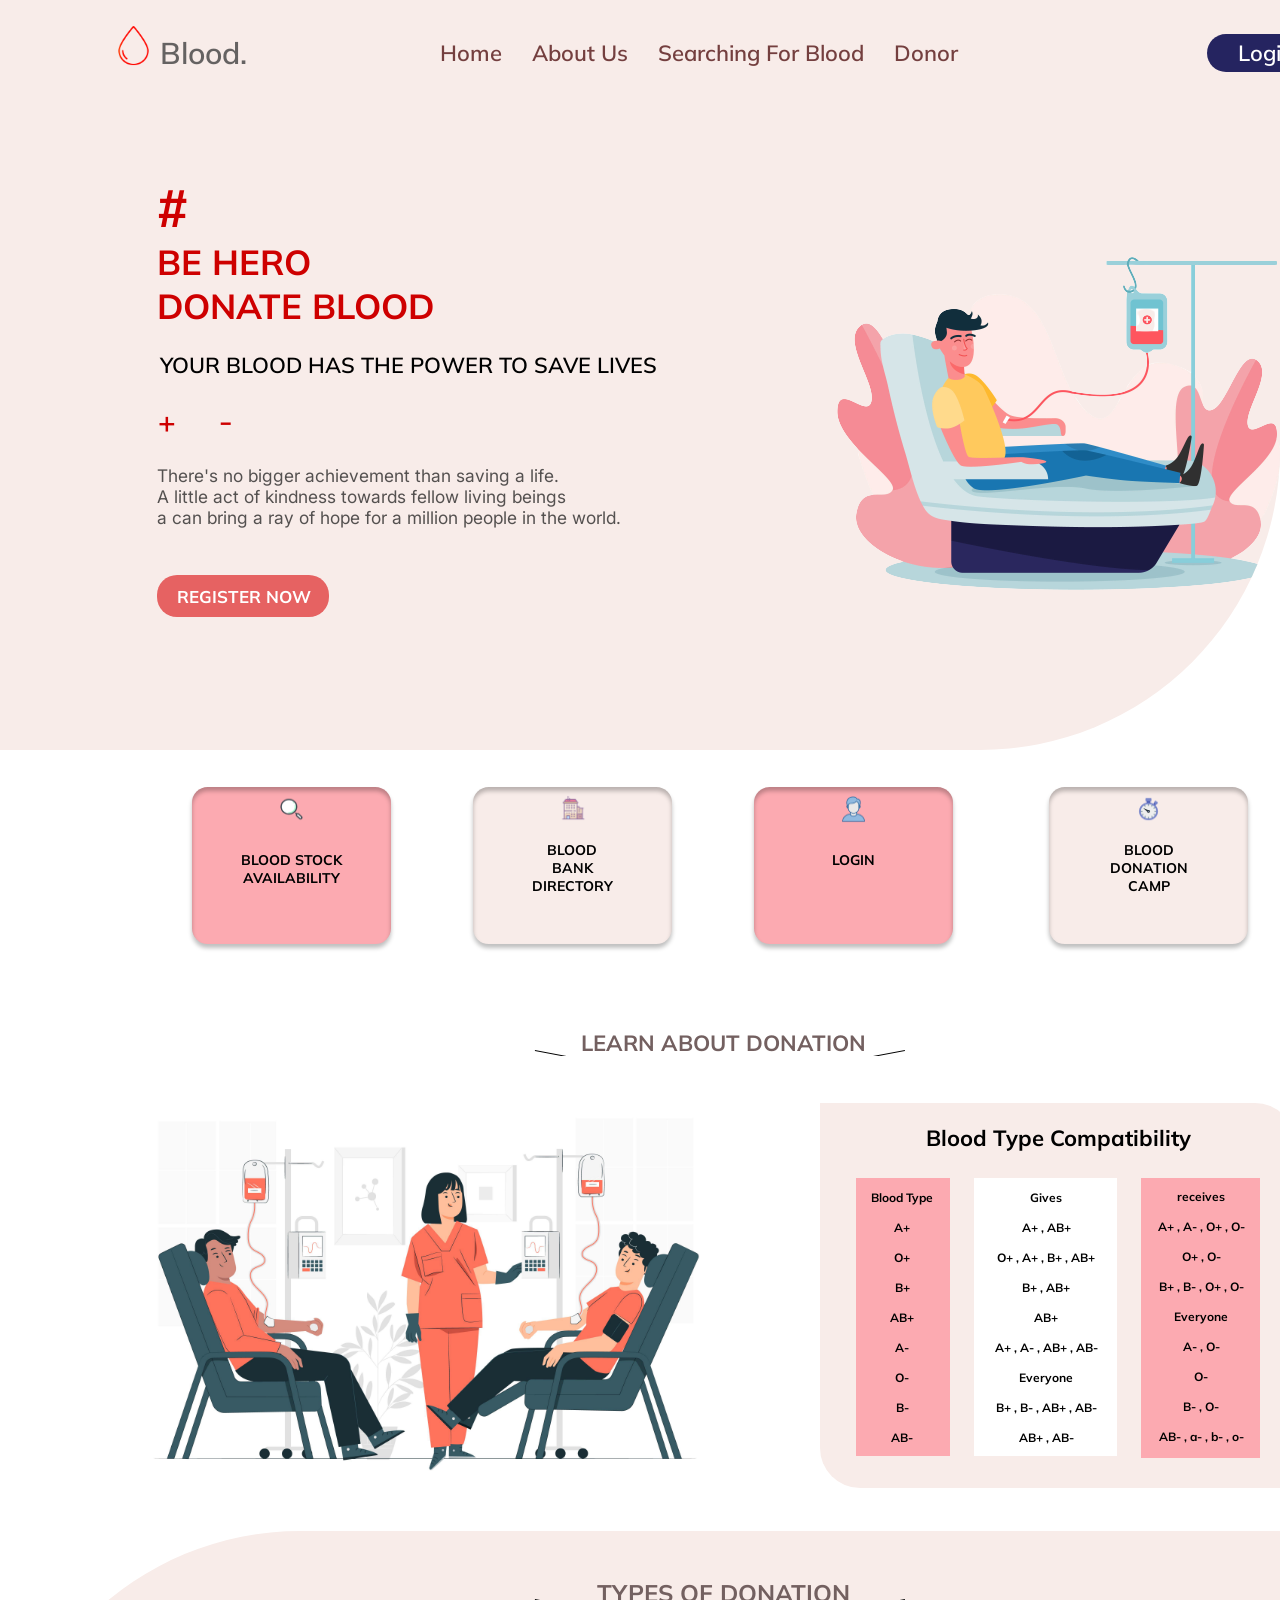
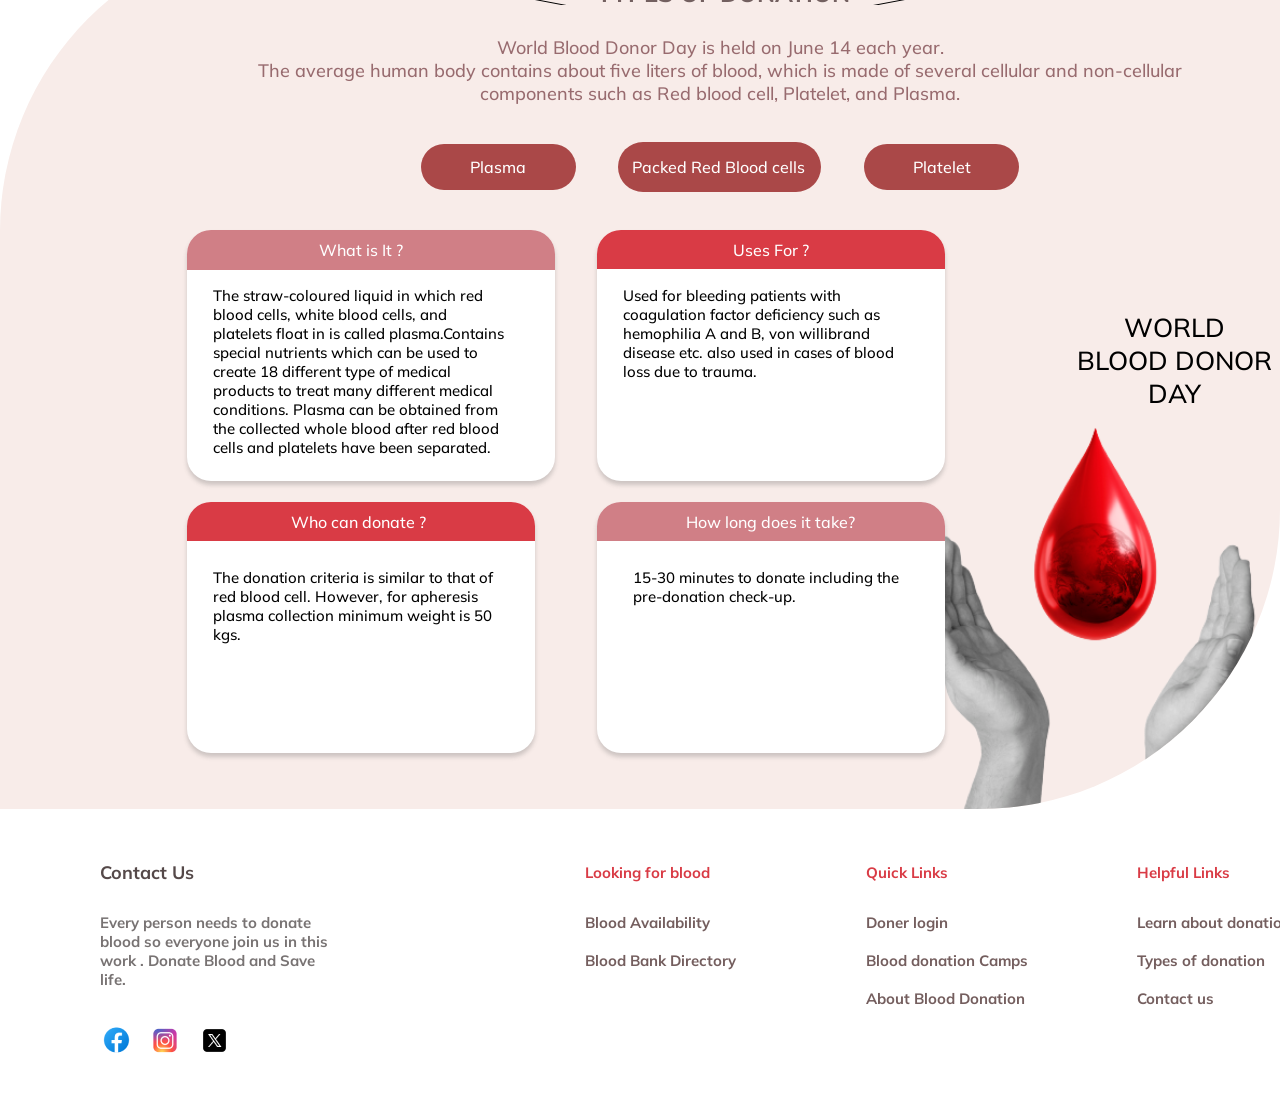
<file: Blood donation/index.html>
<!DOCTYPE html>
<html lang="en">
    <head>
        <meta charset="UTF-8">
        <meta name="viewport" content="width=device-width, initial-scale=1.0">
        <title>Blood Donation</title>

        <link rel="stylesheet"   href="style.css">
        <link rel="stylesheet"   href="style2.css">
        <link rel="stylesheet"   href="style3.css">
        <link rel="stylesheet"   href="style4.css">

        <link rel="stylesheet"   href="style_queries.css">
        <link rel="stylesheet"   href="style2_queries.css">
        <link rel="stylesheet"   href="style3_queries.css">
        <link rel="stylesheet"   href="style4_queries.css">
    </head>

    <body>

        <header class="frame-1" >

                <img class="logo" src="img/logo.png" />
                    <div class="blood" > Blood. </div>

                        <div class="frame-2" >
                                <div class="home" > 
                                    <a href="#">Home</a>
                                </div>
                                <div class="about-us" > 
                                    <a href="#">About Us</a> 
                                </div>
                                <div class="searching-for-blood" > 
                                    <a href="#"> Searching For Blood </a>
                                </div>
                                <div class="donor" > 
                                    <a href="#">Donor</a>
                                </div>

                                <div class="menu" id="menu">&#9776;</div>
                                <div class="close" id="close">&#10006;</div>
                        </div>
        
                <div class="frame-3" >
                    <div class="login">
                         <a href="sign_in.html"> Login</a>
                    </div>
                </div>

                    <div class="hash" > # </div>
                    <div class="be-hero" > BE HERO </div>
                    <div class="donate-blood" >DONATE BLOOD </div>
                    <div class="your-blood-has-the-power-to-save-lives" >YOUR BLOOD HAS THE POWER TO SAVE LIVES </div>
                    <div class="plus-sign" > + </div>
                    <div class="minus-sign" > - </div>
                    <div class="there" > There&#039;s no bigger achievement than saving a life. <br class="a-little">A little act of kindness towards fellow living beings <br> a can bring a ray of hope for a million people in the world. </div>
                    <img class="image" src="img/image.png" />

                <div class="frame-4" >
                    <div class="register-now" >
                        <a href="sign_up.html"> Register Now </a>
                    </div>
                </div>


                <img class="communication" src="img/Communication.png" />

        </header>


<!-- ----------------------------------- --> 

        <div class="frame-5" >       

                    <div class="frame-6" >
                        <div class="frame-7" >
                                <img class="search" src="img/Search.png" />
                                <div class="blood-stock-availability" > 
                                    <a href="blood_stock_availibility.html">Blood Stock Availability</a>
                                 </div>
                        </div>

                        <div class="frame-8" >
                                <img class="person" src="img/Person.png" />
                                <div class="donor-login" > 
                                    <a href="sign_in.html"> Login</a>
                                </div>
                        </div>

                        <div class="frame-9" >
                                <img class="building" src="img/Building.png" />
                                <div class="blood-bank-directory"> 
                                    <a href="blood_bank_directory.html"> Blood <br/>Bank Directory </a>
                                </div>
                        </div>
                        
                        <div class="frame-10" >
                                <img class="time" src="img/Time.png" />
                                <div class="blood-donation-camp" > 
                                   <a href="blood_camp_reg.html">Blood donation camp </a> 
                                </div>
                        </div>
                    </div>

                    <img class="image-2" src="img/image 2.png" />

                    <div class="learn-about-donation" > LEARN ABOUT DONATION </div>

                    <svg class="line-1" width="370" height="35" viewBox="0 0 370 35" fill="none" xmlns="http://www.w3.org/2000/svg">
                        <path d="M0 3.84748e-09L184.251 35L370 0" stroke="url(#paint0_linear_23_71)"/>
                        <defs>
                                <linearGradient id="paint0_linear_23_71" x1="187.746" y1="5" x2="187.746" y2="6" gradientUnits="userSpaceOnUse">
                                    <stop stop-color="#010101"/>
                                    <stop offset="1" stop-color="#857474" stop-opacity="0"/>
                                </linearGradient>
                        </defs>
                    </svg>

                    <div class="frame-11" >
                        <div class="blood-type-compatibility" > Blood Type Compatibility </div>

                        <div class="frame-12" >
                            <div class="blood-type" > Blood Type <br/>
                            <br/>A+<br/>
                            <br/>O+<br/>
                            <br/>B+<br/>
                            <br/>AB+<br/>
                            <br/>A-<br/>
                            <br/>O-<br/>
                            <br/>B-<br/>
                            <br/>AB- </div>
                        </div>

                        <div class="frame-13" >
                            <div class="gives" > Gives<br/>
                            <br/>A+ , AB+<br/>
                            <br/>O+ , A+ , B+ , AB+<br/>
                            <br/>B+ , AB+<br/>
                            <br/>AB+<br/>
                            <br/>A+ , A- , AB+ , AB-<br/>
                            <br/>Everyone<br/>
                            <br/>B+ , B- , AB+ , AB-<br/>
                            <br/>AB+ , AB- </div>
                        </div>

                        <div class="frame-14" >
                            <div class="receives" > receives<br/>
                            <br/>A+ , A- , O+ , O-<br/>
                            <br/>O+ , O-<br/>
                            <br/>B+ , B- , O+ , O-<br/>
                            <br/>Everyone<br/>
                            <br/>A- , O-<br/>
                            <br/>O-<br/>
                            <br/>B- , O-<br/>
                            <br/>AB- , a- , b- , o- </div>
                        </div>
                    </div>

        </div>

                
<!-- ----------------------------------- --> 

        <div class="frame-15" >
                    <div class="types-of-donation" > TYPES OF DONATION </div>

                    <svg class="line-2" width="370" height="35" viewBox="0 0 370 35" fill="none" xmlns="http://www.w3.org/2000/svg">
                        <path d="M0 3.84748e-09L184.251 35L370 0" stroke="url(#paint0_linear_32_187)"/>
                        <defs>
                                <linearGradient id="paint0_linear_32_187" x1="187.746" y1="5" x2="187.746" y2="6" gradientUnits="userSpaceOnUse">
                                    <stop stop-color="#010101"/>
                                    <stop offset="1" stop-color="#857474" stop-opacity="0"/>
                                </linearGradient>
                        </defs>
                    </svg>


                    <img class="image-3" src="img/image 3.png" />

                    <div class="frame-16" >
                        <div class="world-blood-donor-day" > world <br/>blood donor<br/>day </div>
                    </div>

                    <div class="world-blood-donor-day-paragraph" >
                        World Blood Donor Day is held on June 14 each year.<br/>The average human body contains about five liters of blood, which is made of several cellular and non-cellular components such as Red blood cell, Platelet, and Plasma. </div>
                    
                    <div class="world-blood-donar-day-paragraph-for-mobile">World Blood Donor Day is held on June 14 each year.</div>

                    <div class="tab-container">
                        <div class="tab">
                            <button class="frame-17 tablinks" onclick="openTab(event,'tab1')" >
                                <div class="plasma" > Plasma </div>
                            </button>

                            <button class="frame-18 tablinks" >
                                <div class="packed-red-blood-cells" onclick="openTab(event,'tab2')"> Packed Red Blood cells </div>
                            </button>

                            <button class="frame-19 tablinks" >
                                <div class="platelet" onclick="openTab(event,'tab3')"> Platelet </div>
                            </button>
                        </div>
                    
                        <div class="tab-content">
                            <!--- Plasma-->
                            <div class="frame-20 tabcontent" id="tab1" >
                                <div class="frame-21" >
                                        <div class="frame-22" >
                                            <div class="what-is-it" > What is It ? </div>
                                        </div>
        
                                        <div class="the-straw-coloured" >
                                                    The straw-coloured liquid in which red blood cells, white blood cells, and platelets float in is called  plasma.Contains special nutrients which can be used to create 18 different type of medical products to treat many different medical conditions. Plasma can be obtained from the collected whole blood after red blood cells and platelets have been separated. 
                                        </div>
                                </div>
        
                                <div class="frame-23">
                                        <div class="frame-24" >
                                            <div class="uses-for" > Uses For ? </div>
                                        </div>

                                        <div class="used-for-bleeding" >
                                                    Used for bleeding patients with coagulation factor deficiency such as hemophilia A and B, von willibrand disease etc. also used in cases of blood loss due to trauma. 
                                        </div>
                                </div>
        
                                <div class="frame-25">
                                        <div class="frame-26" >
                                            <div class="who-can-donate" > Who can donate ? </div>
                                        </div>

                                        <div class="the-donation-criteria" > The donation criteria is similar to that of red blood cell. However, for apheresis plasma collection minimum weight is 50 kgs.  
                                        </div>
                                </div>
        
                                <div class="frame-27" >
                                        <div class="frame-28" >
                                            <div class="how-long" >How long does it take?  </div>
                                        </div>
                                        
                                        <div class="minutes-to-donate" > 15-30 minutes to donate including the pre-donation check-up.<br/> </div>
                                </div>
                            </div>
                            
                            <!--- Red Blood Cells-->

                            <div class="frame-20 tabcontent" id="tab2" >
                                    <div class="frame-21" >
                                            <div class="frame-22">
                                                <div class="what-is-it" > What is It ? </div>
                                            </div>
            
                                            <div class="the-straw-coloured" >
                                                Blood Collected straight from the donor into a blood bag and mixed with an anticoagulant is called as whole blood. This collected whole blood is then centrifuged and red cell, platelets and plasma are separated. The separated Red cells are mixed with a preservative to be called as packed red blood cells.
                                            </div>
                                    </div>
            
                                    <div class="frame-23">
                                            <div class="frame-24" >
                                                <div class="uses-for" > Uses For ? </div>
                                            </div>

                                            <div class="used-for-bleeding" >
                                                Correction of severe anemia in a number of conditions and blood loss in case of child birth, surgery or trauma settings. 
                                            </div>
                                     </div>
            
                                    <div class="frame-25">
                                            <div class="frame-26" >
                                                <div class="who-can-donate" > Who can donate ? </div>
                                            </div>

                                            <div class="the-donation-criteria" >You need to be 18-65 years old, weight 45kg or more and be fit and healthy. 
                                            </div>
                                     </div>
            
                                    <div class="frame-27" >
                                            <div class="frame-28" >
                                                <div class="how-long" >How long does it take?  </div>
                                            </div>

                                            <div class="minutes-to-donate" > 15-30 minutes to donate.including the pre-donation check-up. <br/> 
                                            </div>
                                     </div>
                            </div>

                           <!--- Platelet -->
                            
                             <div class="frame-20 tabcontent" id="tab3" >
                                    <div class="frame-21" >
                                            <div class="frame-22" >
                                                <div class="what-is-it" > What is It ? </div>
                                            </div>
            
                                            <div class="the-straw-coloured" >
                                                These are cellular elements in blood which wedge together to help to clot and reduce bleeding. Always in high demand, Vital for people with low platelet count, like hematology and cancer patients.
                                            </div>
                                     </div>
            
                                    <div class="frame-23">
                                            <div class="frame-24" >
                                                <div class="uses-for" > Uses For ? </div>
                                            </div>
                                            
                                            <div class="used-for-bleeding" >
                                                Conditions with very low platelet count such as Cancer, blood diseases, trauma, dengue etc. 
                                            </div>
                                     </div>
            
                                    <div class="frame-25">
                                            <div class="frame-26" >
                                                <div class="who-can-donate" > Who can donate ? </div>
                                            </div>

                                            <div class="the-donation-criteria" > One need to satisfy whole blood criteria and pre- donation screening which include negative infectious markers and platelet count >1,50,000 per microlitre of blood. Weight should be >50kgs. 
                                            </div>
                                     </div>
            
                                    <div class="frame-27" >
                                            <div class="frame-28" >
                                                <div class="how-long" >How long does it take?  </div>
                                            </div>

                                            <div class="minutes-to-donate" > 45-60 minutes to donate. 2-3 hours for pre-donation screening. And every 2 weeks but should not exceed more than 24 times in a year. <br/> 
                                            </div>
                                     </div>
                            </div>


                        </div>

                    </div>

                        
                
        </div>



<!-- ----------------------------------- --> 


            <footer class="frame-29" >
                
                <div class="about" > Contact Us </div>
                

                <p class="every-person" >
                    Every person needs to donate blood so everyone join us in this work . Donate Blood and Save life. </p>

                <div class="frame-30" >
                    <img class="facebook" src="img/Facebook.png" />
                    <img class="instagram" src="img/Instagram.png" />
                    <img class="twitter-x" src="img/TwitterX.png" />
                </div>
                
                <div class="frame-31" >

                    <div class="looking-for-blood" > Looking for blood </div>

                    <div class="blood-availability" >
                        Blood Availability<br/>
                        <br/>Blood Bank Directory 
                   </div>
                    
                </div>


                <div class="frame-32" >

                    <div class="quick-links" > Quick Links </div>
                    <div class="doner-login" > 
                        Doner login <br/>
                       <br/>Blood donation Camps<br/>
                        <br/>About Blood Donation 
                    </div>
                    
                </div>


                <div class="frame-33" >

                    <div class="helpful-links" > Helpful Links </div>

                    <div class="learn-about" >
                        Learn about donation<br/>
                        <br/>Types of donation<br/>
                        <br/>Contact us 
                    </div>
                    
                </div>


        </footer>

    <script src="script.js"></script>
    <script src="mongoDB.js"></script>
    <script src="firebase-config.js"></script>
    </body>

</html>
</file>
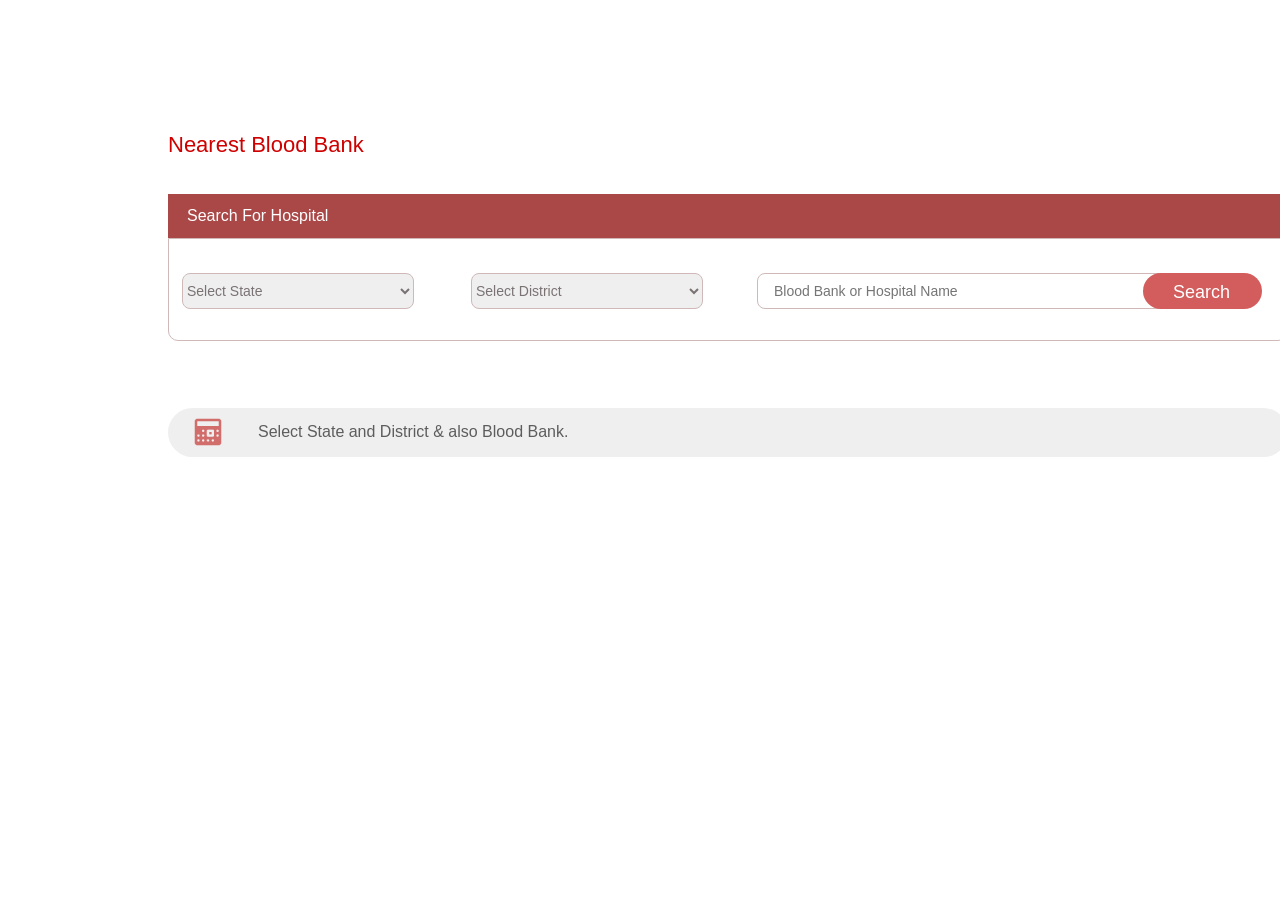
<file: Blood donation/blood_bank_directory.html>
<!DOCTYPE html>
<html lang="en">
    <head>
        <meta charset="UTF-8">
        <meta name="viewport" content="width=device-width, initial-scale=1.0">
        <title>Blood-Bank-Directory</title>

        <link rel="stylesheet" href="blood_bank_directory.css">
    </head>

    <body>
        
        <div class="desktop-1">

            <div class="frame-1">
              <div class="nearest-blood-bank">Nearest Blood Bank</div>
            </div>

            <div class="frame-2">
              <div class="search-for-hospital">Search For Hospital</div>
            </div>


            <div class="frame-3">

                <select name="state" id="stateSelect" class="frame-4 ">
                  <option value="select">Select State</option>
                  <option value="Andhra Pradesh">Andhra Pradesh</option>
                  <option value="Arunachal Pradesh">Arunachal Pradesh</option>
                  <option value="Assam">Assam</option>
                  <option value="Bihar">Bihar</option>
                  <option value="Chhattisgarh">Chhattisgarh</option>
                  <option value="Goa">Goa</option>
                  <option value="Gujarat">Gujarat</option>
                  <option value="Haryana">Haryana</option>
                  <option value="Himachal Pradesh">Himachal Pradesh</option>
                  <option value="Jammu and Kashmir">Jammu and Kashmir</option>
                  <option value="Jharkhand">Jharkhand</option>
                  <option value="Karnataka">Karnataka</option>
                  <option value="Kerala">Kerala</option>
                  <option value="Madhya Pradesh">Madhya Pradesh</option>
                  <option value="Maharashtra">Maharashtra</option>
                  <option value="Manipur">Manipur</option>
                  <option value="Meghalaya">Meghalaya</option>
                  <option value="Mizoram">Mizoram</option>
                  <option value="Nagaland">Nagaland</option>
                  <option value="Odisha">Odisha</option>
                  <option value="Punjab">Punjab</option>
                  <option value="RRajasthan">Rajasthan</option>
                  <option value="Sikkim">Sikkim</option>
                  <option value="Tamil Nadu">Tamil Nadu</option>
                  <option value="Telangana">Telangana</option>
                  <option value="Tripura">Tripura</option>
                  <option value="Uttarakhand">Uttarakhand</option>
                  <option value="Uttar Pradesh">Uttar Pradesh</option>
                  <option value="West Bengal">West Bengal</option>
                  <option value="Andaman and Nicobar Islands">Andaman and Nicobar Islands</option>
                  <option value="Chandigarh">Chandigarh</option>
                  <option value="Dadra and Nagar Haveli">Dadra and Nagar Haveli</option>
                  <option value="Daman and Diu">Daman and Diu</option>
                  <option value="Delhi">Delhi</option>
                  <option value="Lakshadweep">Lakshadweep</option>
                  <option value="Puducherry">Puducherry</option>
                  
                 </select>
  
                  <!-- <div class="frame-4">
                      <div class="select-state">
                        <select name="state" id="state" >
                          <option value="select">Select State</option>
                          <option value="WB">West Ben</option>
                        </select>
                      </div>
                  </div> -->
  
  
                  <select name="district" id="districtSelect" class="frame-5 ">
                    <option value="select">Select District</option>
                    
                  </select>
  
  
                  
                <div>
                    <input type="text" id="blood-bank-or-hospital-name" class="frame-6" placeholder="Blood Bank or Hospital Name">
                </div> 
                        

                <button class="frame-7">
                    <div class="search">Search</div>
                </button>

            </div>


            <div class="frame-8">
                <img class="calendar" src="img/calendar.png" />
                <div class="select-state-and-district">
                  Select State and District & also Blood Bank.
                </div>
            </div>


        </div>

      <script src="profile.js"></script>

    </body>

</html>
</file>
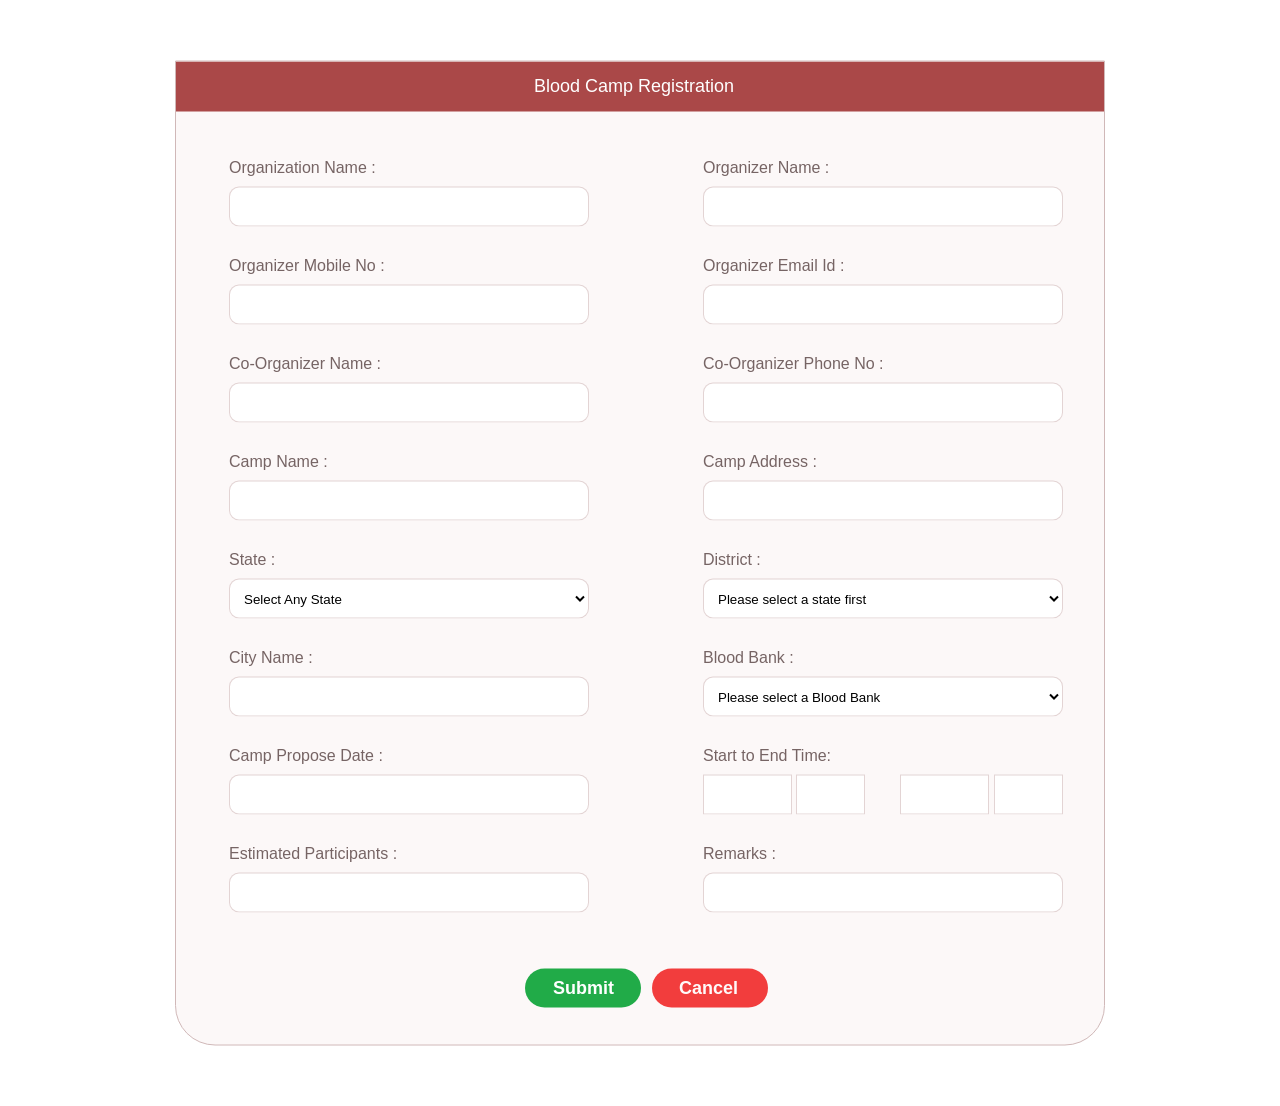
<file: Blood donation/blood_camp_reg.html>
<!DOCTYPE html>
<html lang="en">
    <head>
        <meta charset="UTF-8">
        <meta name="viewport" content="width=device-width, initial-scale=1.0">
        <title>Blood Camp Registration</title>

        <link rel="stylesheet" href="blood_camp_reg.css">
        
        <link rel="stylesheet" href="blood_camp_reg_queries.css">
    </head>

    <body>

        <div class="desktop-1">
            <div class="frame-1">
                    <div class="frame-2">
                        <div class="blood-camp-registration">Blood Camp Registration</div>
                    </div>

                    <div class="frame-3">
                        <div class="organization-name">Organization Name :</div>
                        <input type="text" name="Organization Name" class="rectangle-1">
                    </div>

                    <div class="frame-4">
                        <div class="organizer-name">Organizer Name :</div>
                        <input type="text" name="Organizer Name " class="rectangle-1">
                    </div>

                    <div class="frame-5">
                        <div class="organizer-mobile-no">Organizer Mobile No :</div>
                        <input type="number" name="Organizer Mobile No" class="rectangle-1">
                    </div>

                    <div class="frame-6">
                        <div class="organizer-email-id">Organizer Email Id :</div>
                        <input type="text" name="Organizer Email Id " class="rectangle-1">
                    </div>

                    <div class="frame-7">
                        <div class="co-organizer-name">Co-Organizer Name :</div>
                        <input type="text" name="Co-Organizer Name" class="rectangle-1">
                    </div>

                    <div class="frame-8">
                        <div class="co-organizer-phone-no">Co-Organizer Phone No :</div>
                        <input type="number" name="Co-Organizer Phone No " class="rectangle-1">
                    </div>

                    <div class="frame-9">
                        <div class="camp-name">Camp Name :</div>
                        <input type="text" name="Camp Name" class="rectangle-1">
                    </div>

                    <div class="frame-10">
                        <div class="camp-address">Camp Address :</div>
                        <input type="text" name="Camp Address" class="rectangle-1">
                    </div>

                    <div class="frame-11">
                        <div class="state">State :</div>
                        <select class="rectangle-1" name="state" id="stateSelect"> 
                            <option value="Select Any State">Select Any State</option>
                            <option value="Andhra Pradesh">Andhra Pradesh</option>
                            <option value="Arunachal Pradesh">Arunachal Pradesh</option>
                            <option value="Assam">Assam</option>
                            <option value="Bihar">Bihar</option>
                            <option value="Chhattisgarh">Chhattisgarh</option>
                            <option value="Goa">Goa</option>
                            <option value="Gujarat">Gujarat</option>
                            <option value="Haryana">Haryana</option>
                            <option value="Himachal Pradesh">Himachal Pradesh</option>
                            <option value="Jammu and Kashmir">Jammu and Kashmir</option>
                            <option value="Jharkhand">Jharkhand</option>
                            <option value="Karnataka">Karnataka</option>
                            <option value="Kerala">Kerala</option>
                            <option value="Madhya Pradesh">Madhya Pradesh</option>
                            <option value="Maharashtra">Maharashtra</option>
                            <option value="Manipur">Manipur</option>
                            <option value="Meghalaya">Meghalaya</option>
                            <option value="Mizoram">Mizoram</option>
                            <option value="Nagaland">Nagaland</option>
                            <option value="Odisha">Odisha</option>
                            <option value="Punjab">Punjab</option>
                            <option value="RRajasthan">Rajasthan</option>
                            <option value="Sikkim">Sikkim</option>
                            <option value="Tamil Nadu">Tamil Nadu</option>
                            <option value="Telangana">Telangana</option>
                            <option value="Tripura">Tripura</option>
                            <option value="Uttarakhand">Uttarakhand</option>
                            <option value="Uttar Pradesh">Uttar Pradesh</option>
                            <option value="West Bengal">West Bengal</option>
                            <option value="Andaman and Nicobar Islands">Andaman and Nicobar Islands</option>
                            <option value="Chandigarh">Chandigarh</option>
                            <option value="Dadra and Nagar Haveli">Dadra and Nagar Haveli</option>
                            <option value="Daman and Diu">Daman and Diu</option>
                            <option value="Delhi">Delhi</option>
                            <option value="Lakshadweep">Lakshadweep</option>
                            <option value="Puducherry">Puducherry</option>
                        </select>  
                    </div>

                    <div class="frame-12">
                        <div class="district">District :</div>
                        <select class="rectangle-1" name="district" id="districtSelect"> 
                            <option>Please select a state first</option>
                         </select>   
                    </div>

                    <div class="frame-13">
                        <div class="city-name">City Name :</div>
                        <input type="text" name="City Name" class="rectangle-1">
                    </div>

                    <div class="frame-14">
                        <div class="blood-bank">Blood Bank :</div>
                        <select class="rectangle-1" name="Blood Bank" id="Select-blood-bank"> 
                            <option>Please select a Blood Bank</option>
                         </select> 
                    </div>

                    <div class="frame-15">
                        <div class="camp-propose-date">Camp Propose Date :</div>
                        <!-- <div class="rectangle-1"></div> -->
                        <input type="number" name="Camp Propose Date" class="rectangle-1">

                    </div>

                    
                    <div class="frame-16">
                        <div class="start-to-end-time">Start to End Time:</div>
                        <input type="number" name="Start to End Time" class="rectangle-2">
                        <input type="number" name="Start to End Time" class="rectangle-3">
                        <input type="number" name="Start to End Time" class="rectangle-4">
                        <input type="number" name="Start to End Time" class="rectangle-5">

                        <!-- <div class="rectangle-2"></div>
                        <div class="rectangle-3"></div>
                        <div class="rectangle-4"></div>
                        <div class="rectangle-5"></div> -->
                    </div>
                   
                    
                    <div class="frame-17">
                        <div class="estimated-participants">Estimated Participants :</div>
                        <input type="text" name="Estimated Participants" class="rectangle-1">
                    </div>

                    <div class="frame-18">
                        <div class="remarks">Remarks :</div>
                        <input type="text" name="Remarks" class="rectangle-1">
                    </div>

                    <div class="frame-19">
                        <div class="submit">Submit</div>
                    </div>

                    <div class="frame-20">
                        <div class="cancel">Cancel</div>
                    </div>
             </div>
          </div>
          
        
    </body>

</html>
</file>
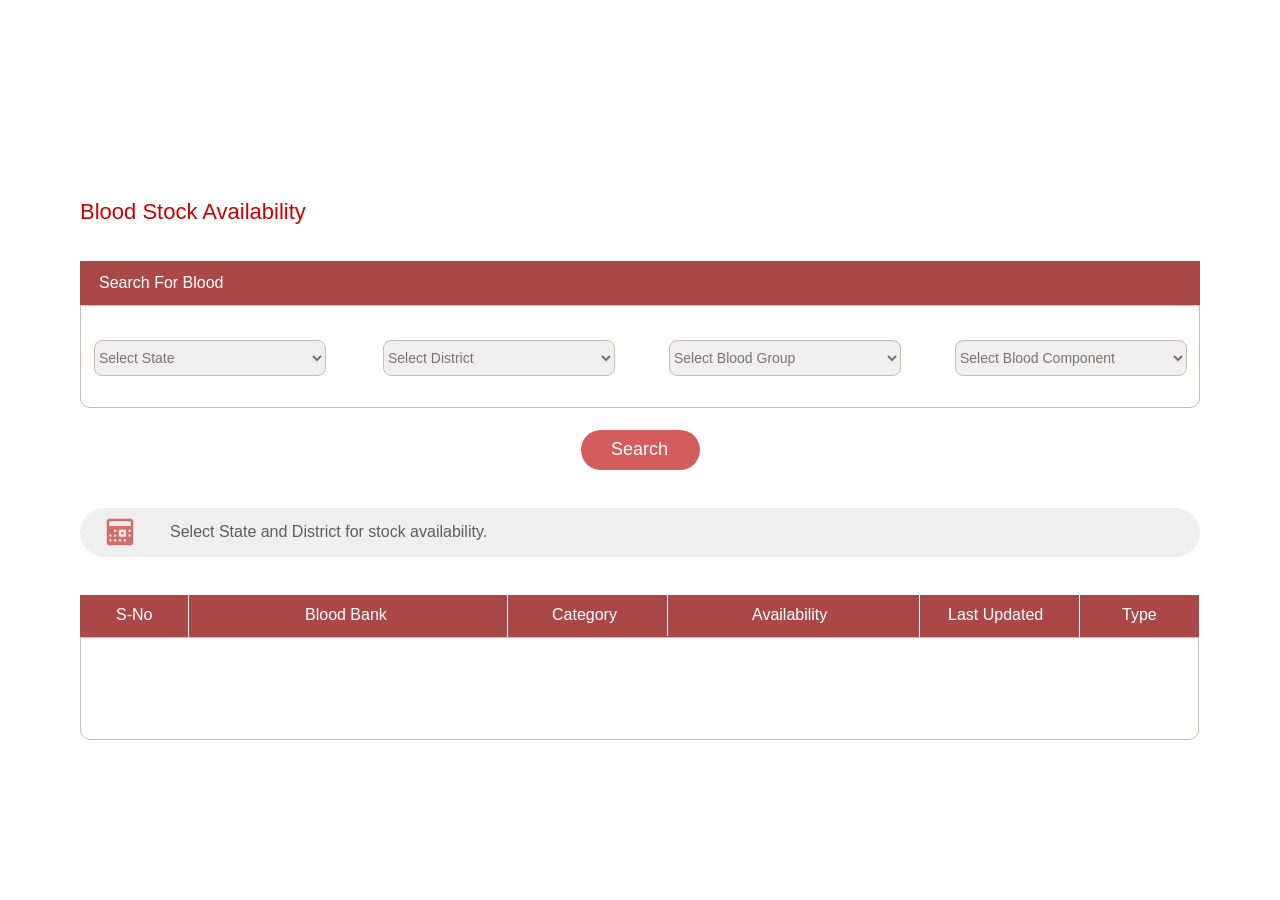
<file: Blood donation/blood_stock_availibility.html>
<!DOCTYPE html>
<html lang="en">
    <head>
        <meta charset="UTF-8">
        <meta name="viewport" content="width=device-width, initial-scale=1.0">
        <title>Blood-Stock-Availibility</title>

        <link rel="stylesheet" href="blood_stock_availibility.css">
        <link rel="stylesheet" href="blood_stock_availibility_queries.css">
    </head>


    <body>

        <div class="desktop-1">

            <div class="frame-1">
              <div class="blood-stock-availability">Blood Stock Availability</div>
            </div>

            <div class="frame-2">
              <div class="search-for-blood">Search For Blood</div>
            </div>

            <div class="frame-3">

              <select name="state" class="frame-4 " id="stateSelect">
                <option value="select">Select State</option>
                <option value="Andhra Pradesh">Andhra Pradesh</option>
                <option value="Arunachal Pradesh">Arunachal Pradesh</option>
                <option value="Assam">Assam</option>
                <option value="Bihar">Bihar</option>
                <option value="Chhattisgarh">Chhattisgarh</option>
                <option value="Goa">Goa</option>
                <option value="Gujarat">Gujarat</option>
                <option value="Haryana">Haryana</option>
                <option value="Himachal Pradesh">Himachal Pradesh</option>
                <option value="Jammu and Kashmir">Jammu and Kashmir</option>
                <option value="Jharkhand">Jharkhand</option>
                <option value="Karnataka">Karnataka</option>
                <option value="Kerala">Kerala</option>
                <option value="Madhya Pradesh">Madhya Pradesh</option>
                <option value="Maharashtra">Maharashtra</option>
                <option value="Manipur">Manipur</option>
                <option value="Meghalaya">Meghalaya</option>
                <option value="Mizoram">Mizoram</option>
                <option value="Nagaland">Nagaland</option>
                <option value="Odisha">Odisha</option>
                <option value="Punjab">Punjab</option>
                <option value="RRajasthan">Rajasthan</option>
                <option value="Sikkim">Sikkim</option>
                <option value="Tamil Nadu">Tamil Nadu</option>
                <option value="Telangana">Telangana</option>
                <option value="Tripura">Tripura</option>
                <option value="Uttarakhand">Uttarakhand</option>
                <option value="Uttar Pradesh">Uttar Pradesh</option>
                <option value="West Bengal">West Bengal</option>
                <option value="Andaman and Nicobar Islands">Andaman and Nicobar Islands</option>
                <option value="Chandigarh">Chandigarh</option>
                <option value="Dadra and Nagar Haveli">Dadra and Nagar Haveli</option>
                <option value="Daman and Diu">Daman and Diu</option>
                <option value="Delhi">Delhi</option>
                <option value="Lakshadweep">Lakshadweep</option>
                <option value="Puducherry">Puducherry</option>
                
              </select>

                <!-- <div class="frame-4">
                    <div class="select-state">
                      <select name="state" id="state" >
                        <option value="select">Select State</option>
                        <option value="WB">West Ben</option>
                      </select>
                    </div>
                </div> -->


                <select name="district"  class="frame-5 " id="districtSelect">
                  <option value="select">Select District</option>
                  
                </select>



                <!-- <div class="frame-5">
                    <div class="select-district">Select District</div>
                </div> -->

                <select name="blood-group" id="blood-group" class="frame-6 ">
                  <option value="select">Select Blood Group</option>
                  <option value=""> A+</option>
                  <option value=""> O+ </option>
                  <option value=""> B+ </option>
                  <option value=""> AB+ </option>
                  <option value=""> A- </option>
                  <option value=""> O- </option>
                  <option value=""> B- </option>
                  <option value=""> AB- </option>
                  
                </select>


                <!-- <div class="frame-6">
                    <div class="select-blood-group">Select Blood Group</div>
                </div> -->

                <select name="blood-component" id="blood-component" class="frame-7 ">
                  <option value="select">Select Blood Component</option>
                  <option value="11">Whole Blood</option>
                  <option value="14">Single Donor Platelet</option>
                  <option value="18">Single Donor Plasma</option>
                  <option value="28">Sagm Packed Red Blood Cells</option>
                  <option value="24">Platelets additive solutions</option>
                  <option value="24">Platelets additive solutions</option>
                  <option value="20">Platelet Concentrate</option>
                  <option value="20">Platelet Concentrate</option>
                  <option value="19">Plasma</option>
                  <option value="12">Packed Red Blood Cells</option>
                  <option value="30">Leukoreduced Rbc</option>
                  <option value="29">Irradiated RBC</option>
                  <option value="13">Fresh Frozen Plasma</option>
                  <option value="17">Cryoprecipitate</option>
                  <option value="21">Cryo Poor Plasma</option>
                </select>

                <!-- <div class="frame-7">
                    <div class="select-blood-component">Select Blood Component</div>
                </div> -->
             </div>

             
            
                <button class="frame-8">
                  <div class="search">Search</div>
                </button>

                <div class="frame-9">
                  <img class="calendar" src="img/calendar.png" />
                  <div class="select-state-and-district">
                    Select State and District for stock availability.
                  </div>
                </div>

                <div class="frame-10">
                    <div class="frame-11">
                      <div class="serial-no">S-No</div>
                    </div>

                    <div class="frame-12">
                      <div class="blood-bank">Blood Bank</div>
                    </div>

                    <div class="frame-13">
                      <div class="category">Category</div>
                    </div>

                    <div class="frame-14">
                      <div class="availability">Availability</div>
                    </div>

                    <div class="frame-15">
                      <div class="last-updated">Last Updated</div>
                    </div>

                    <div class="frame-16">
                      <div class="type">Type</div>
                    </div>

                </div>

                 <div class="frame-17"></div>
         </div>
          

         <script src="profile.js"></script>
    </body>
</html>
</file>
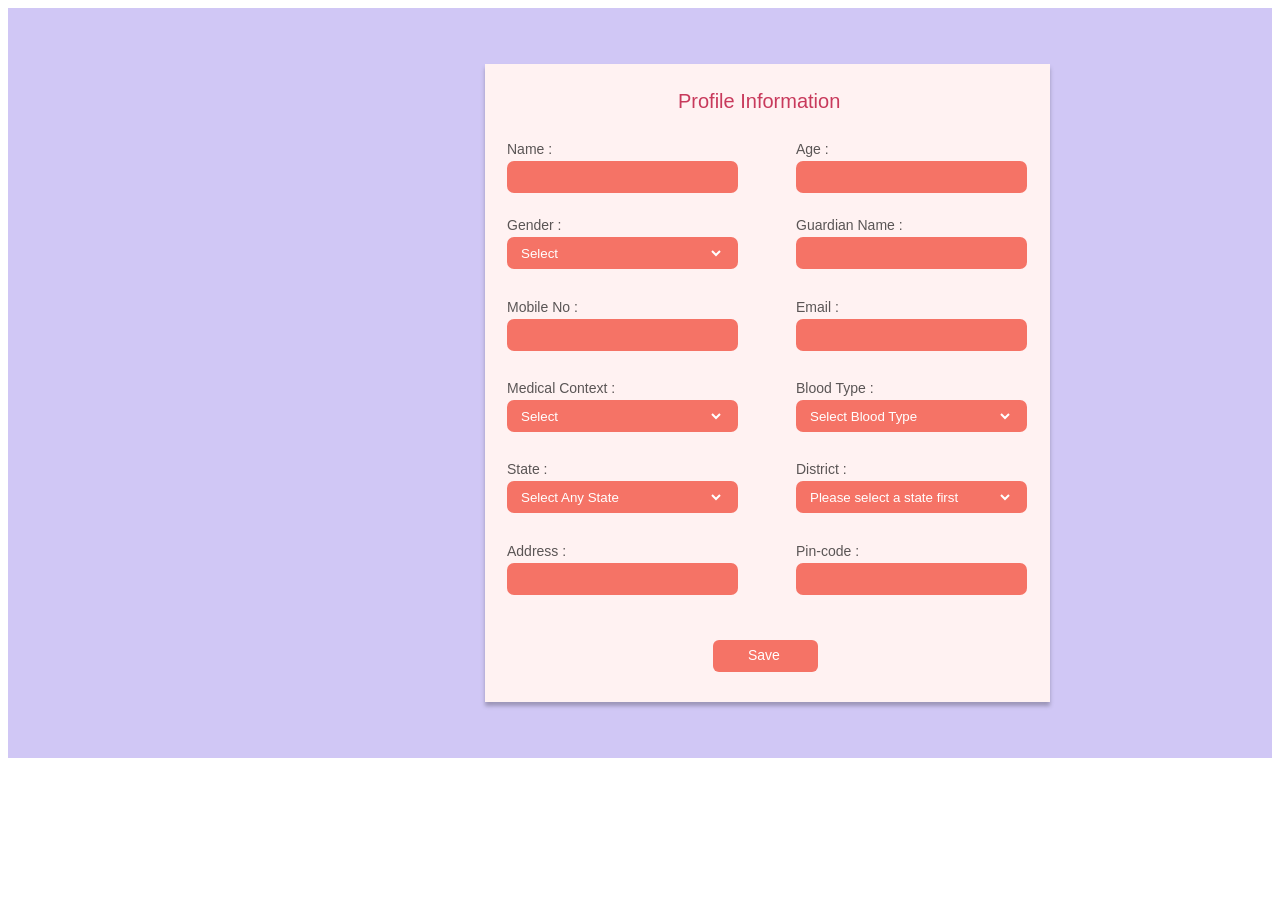
<file: Blood donation/profile.html>
<!DOCTYPE html>
<html lang="en">
<head>
    <meta charset="UTF-8">
    <meta name="viewport" content="width=device-width, initial-scale=1.0">
    <title>PROFILE</title>

    <link rel="stylesheet" href="profile.css">
</head>
    <body>
        
        <div class="desktop-1" >
                <div class="frame-1" >

                        <div class="frame-2" >
                                <div class="profile-information" >  Profile Information </div>
                        </div>


                        <div class="frame-3" >
                                <div class="name" >
                                        <label for="name">Name :</label> <br>
                                        <input type="text" name="name" id="name" class="rectangle-1">
                                </div>
                        </div>


                        <div class="frame-4" >
                                <div class="age" >
                                        <label for="age">Age :</label> <br>
                                        <input type="number" name="age" id="age" class="rectangle-1">
                                </div>
                        </div>


                        <div class="frame-5 " > 
                                <div class="gender" > 
                                        <label for="gender"> Gender :
                                        </label> <br>
                                        <select class="rectangle-1" name="gender">
                                                <option value=""> Select </option> 
                                                <option value="male"> Male</option>
                                                <option value="female"> Female</option>
                                                <option value="others"> Others</option>
                                        </select>
                                </div>
                        </div>

                        <div class="frame-6" >
                                <div class="father-name" > 
                                        <label for="father-name">Guardian Name :
                                        </label> <br>
                                        <input type="text" name="father-name" id="father-name" class="rectangle-1">
                                </div>
                        </div>

                        <div class="frame-7" >
                                <div class="mobile-no" > 
                                        <label for="mobile-no">Mobile No :
                                        </label> <br>
                                        <input type="number" name="mobile-no" id="mobile-no" 
                                        class="rectangle-1">
                                </div>
                        </div>


                        <div class="frame-8" >
                                <div class="email" > 
                                        <label for="email">Email :
                                        </label> <br>
                                        <input type="email" name="email" id="email" 
                                        class="rectangle-1">
                                </div>
                        </div>


                        <div class="frame-9" >
                                <div class="medical-context
                                " > 
                                        <label for="medical-context"> Medical Context :
                                        </label> <br>
                                        <select class="rectangle-1" name="medical-context"> 
                                                <option value=""> Select </option>
                                                <option value="donor"> Donor</option>
                                                <option value="Recipient"> Recipient</option>
                                        </select>     
                                </div>
                        </div>


                        <div class="frame-10" >
                                <div class="blood-type" >
                                        <label for="blood-type"> Blood Type :
                                        </label> <br>
                                        <select class="rectangle-1" name="blood-type"> 
                                                <option value=""> Select Blood Type </option>
                                                <option value=""> A+</option>
                                                <option value=""> O+ </option>
                                                <option value=""> B+ </option>
                                                <option value=""> AB+ </option>
                                                <option value=""> A- </option>
                                                <option value=""> O- </option>
                                                <option value=""> B- </option>
                                                <option value=""> AB- </option>
                                        </select>     
                                </div>
                        </div>



                        <div class="frame-11" >
                                <div class="state" > 
                                        <label for="stateSelect"> State :
                                        </label> <br>
                                        <select class="rectangle-1" name="state" id="stateSelect"> 
                                                <option value="Select Any State">Select Any State</option>
                                                <option value="Andhra Pradesh">Andhra Pradesh</option>
                                                <option value="Arunachal Pradesh">Arunachal Pradesh</option>
                                                <option value="Assam">Assam</option>
                                                <option value="Bihar">Bihar</option>
                                                <option value="Chhattisgarh">Chhattisgarh</option>
                                                <option value="Goa">Goa</option>
                                                <option value="Gujarat">Gujarat</option>
                                                <option value="Haryana">Haryana</option>
                                                <option value="Himachal Pradesh">Himachal Pradesh</option>
                                                <option value="Jammu and Kashmir">Jammu and Kashmir</option>
                                                <option value="Jharkhand">Jharkhand</option>
                                                <option value="Karnataka">Karnataka</option>
                                                <option value="Kerala">Kerala</option>
                                                <option value="Madhya Pradesh">Madhya Pradesh</option>
                                                <option value="Maharashtra">Maharashtra</option>
                                                <option value="Manipur">Manipur</option>
                                                <option value="Meghalaya">Meghalaya</option>
                                                <option value="Mizoram">Mizoram</option>
                                                <option value="Nagaland">Nagaland</option>
                                                <option value="Odisha">Odisha</option>
                                                <option value="Punjab">Punjab</option>
                                                <option value="RRajasthan">Rajasthan</option>
                                                <option value="Sikkim">Sikkim</option>
                                                <option value="Tamil Nadu">Tamil Nadu</option>
                                                <option value="Telangana">Telangana</option>
                                                <option value="Tripura">Tripura</option>
                                                <option value="Uttarakhand">Uttarakhand</option>
                                                <option value="Uttar Pradesh">Uttar Pradesh</option>
                                                <option value="West Bengal">West Bengal</option>
                                                <option value="Andaman and Nicobar Islands">Andaman and Nicobar Islands</option>
                                                <option value="Chandigarh">Chandigarh</option>
                                                <option value="Dadra and Nagar Haveli">Dadra and Nagar Haveli</option>
                                                <option value="Daman and Diu">Daman and Diu</option>
                                                <option value="Delhi">Delhi</option>
                                                <option value="Lakshadweep">Lakshadweep</option>
                                                <option value="Puducherry">Puducherry</option>
                                        </select>  
                                </div>

                        </div>



                        <div class="frame-12" >
                                <div class="district" > 
                                        <label for="districtSelect"> District :
                                        </label> <br>
                                        <select class="rectangle-1" name="district" id="districtSelect"> 
                                                <option>Please select a state first</option>
                                        </select>   
                                </div>

                        </div>

                        <div class="frame-13" >
                                <div class="address" >
                                        <label for="address">Address :
                                        </label> <br>
                                        <input type="text" name="address" id="address" 
                                        class="rectangle-1">  
                                </div>
                        </div>

                        <div class="frame-14" >
                                <div class="pin-code" > 
                                        <label for="pin-code">Pin-code :
                                        </label> <br>
                                        <input type="number" name="pin-code" id="pin-code" 
                                        class="rectangle-1">         
                                </div>
                        </div>

                        <div class="frame-15" >
                                <button class="rectangle-2" > </button>
                                <div class="save" > Save </div>
                        </div>                 
                 </div>
         </div>

         <script src="profile.js"></script>
    </body>
</html>
</file>
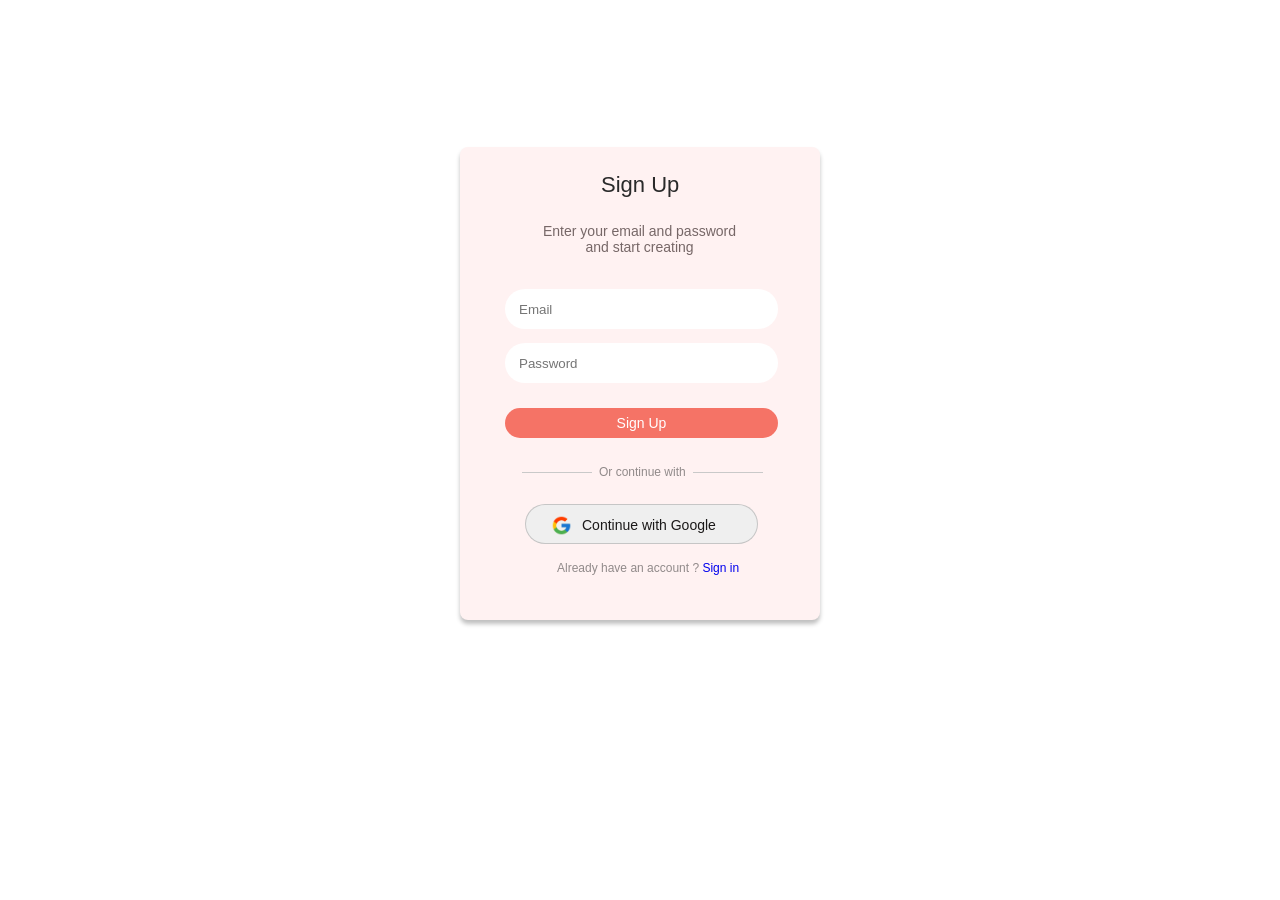
<file: Blood donation/sign_up.html>
<!DOCTYPE html>
<html lang="en">
    <head>
        <meta charset="UTF-8">
        <meta name="viewport" content="width=device-width, initial-scale=1.0">
        <title>Sign up page</title>
        <link rel="stylesheet" href="sign_up.css">
    </head>

    <body>
    
        <div class="sign-up" >
                <div class="main-frame" >
                    <div class="rectangle-1" > </div>
                    <div class="sign-up2" > Sign Up </div>

                    <div class="enter-your-email" > Enter your email and password <br/>and start creating </div>

                    <!-- <div class="frame-1" >
                            <div class="rectangle-2" > </div>
                            <div class="email" > Email </div>
                    </div> -->

                    <div class="frame-1">
                        <input type="email" class="rectangle-2" placeholder="Email"> 
                   </div>

                    <!-- <div class="frame-2" >
                            <div class="rectangle-3" > </div>
                            <div class="password" > Password </div>
                    </div> -->

                    <div class="frame-2">
                        <input type="password" class="rectangle-3" placeholder="Password"> 
                   </div>


                    <div class="frame-3" >
                            <div class="sign-up3" > 
                                <a href="profile.html">Sign Up</a>
                            </div>
                    </div>


                    <div class="frame-4" >
                            <div class="line-2" > </div>
                            <div class="continue-with"> Or continue with </div>
                            <div class="line-1" > </div>
                    </div>

                    <button class="frame-5" >
                            <div class="continue-with-google" > Continue with Google </div>
                            <img class="google" src="img/Google.png" />
                    </button>

                    <div class="frame-6" >
                            <div class="already-have-an-account" >
                                <span>
                                        <span class="already-have-an-account-span">Already have an account ? </span>
                                        <span class="already-have-an-account-span2">
                                                <a href="Sign_in.html"> Sign in</a>
                                        </span>
                                </span>
                            </div>
                    </div>
            </div>
        </div>
</body>
</html>
</file>
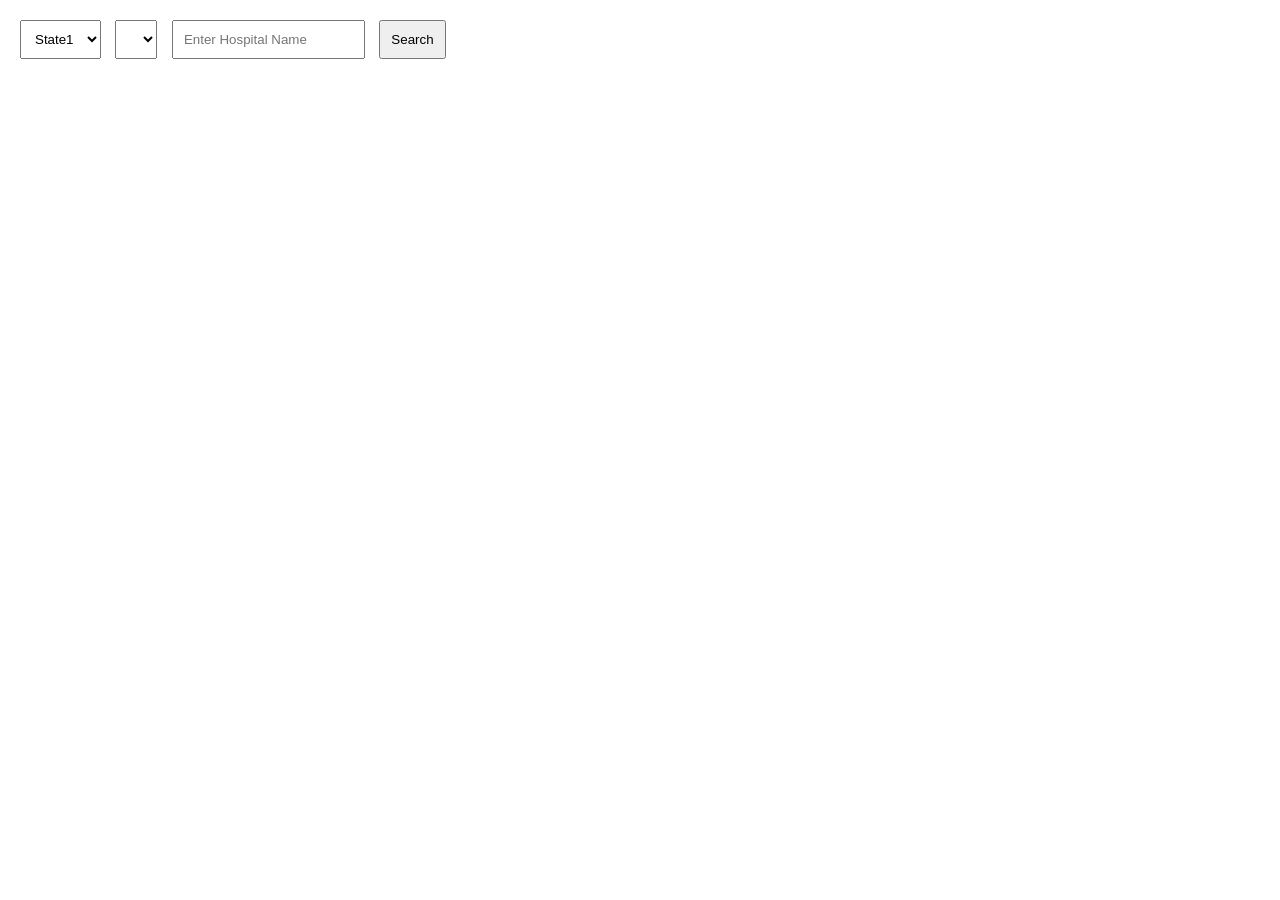
<file: meghadri two/blood_bank_directory.html>
<!DOCTYPE html>
<html lang="en">
<head>
    <meta charset="UTF-8">
    <title>Blood Bank Search</title>
    <link rel="stylesheet" href="blood_bank_directory.css">
</head>
<body>
    <form id="searchForm">
        <select id="state">
            <!-- States will be populated here -->
        </select>
        <select id="district">
            <!-- Districts will be populated based on state selection -->
        </select>
        <input type="text" id="hospitalName" placeholder="Enter Hospital Name">
        <button type="submit">Search</button>
    </form>
    <div id="results"></div>
    <script src="blood_bank_directory.js"></script>
</body>
</html>
</file>
<file: Blood donation/style.css>
@import url('https://fonts.googleapis.com/css2?family=Inter:wght@300;400;500;600&family=Mulish:wght@200;300;400;500;600;700;800&family=Roboto:wght@300;400;500;700&display=swap');


* {
    margin: 0;
    padding: 0;
    box-sizing: border-box;
}


.frame-1 {
   background: #f8ece9;
    border-radius: 0px 0px 300px 0px;
    width: 100%;
    height: 750px;
    position: relative;
    overflow: hidden;
   }


.logo {
   width: 47px;
   height: 44.61px;
   position: absolute;
   left: 110px;
   top: 23px;
   }


.blood {
    color: rgba(52, 52, 52, 0.75);
    text-align: left;
    font: 600 30px 'Mulish';
    position: absolute;
    left: 160px;
    top: 34px;
   }

.frame-2{
    display: flex;
    flex-direction: row;
    gap: 30px;
    align-items: flex-start;
    justify-content: flex-start;
    width: 578px;
    position: absolute;
    left: 440px;
    top: 39px;
   }

.home {
   color: #743f3f;
    text-align: left;
    font: 600 22px 'Mulish';
    position: relative;
   }

.home a{
   color:#743f3f;
   text-decoration: none;
   position: relative;
}

.home a::before{
   content: "";
   position: absolute;
   bottom: -2px;
   height:3px;
   width:0;
   background: #161546;
   border-radius: 5px;
   transition: width 0.3s ease;
}

.home a:hover{
   color:#e80303;
}

.home a:hover::before{
   width: 100%;
}

.about-us {
   color: #743f3f;
    text-align: left;
    font: 600 22px 'Mulish';
    position: relative;
   }

.about-us a{
   color:#743f3f;
   text-decoration: none;
}


.about-us a::before{    /* Underline effect part 1*/
   content: "";
   position: absolute;
   bottom: -2px;
   height:3px;
   width:0;
   background: #161546;
   border-radius: 5px;
   transition: width 0.3s ease;
}

.about-us a:hover{
   color:#e80303;
}

.about-us a:hover::before{       /* Underline effect part 2 */
   width: 100%;
}

.searching-for-blood {
   color: #743f3f;
    text-align: left;
    font: 600 22px 'Mulish';
    position: relative;
   }

.searching-for-blood a{
   color:#743f3f;
   text-decoration: none;
}

.searching-for-blood a::before{
   content: "";
   position: absolute;
   bottom: -2px;
   height:3px;
   width:0;
   background: #161546;
   border-radius: 5px;
   transition: width 0.3s ease;
}
.searching-for-blood a:hover{
   color:#e80303;
}

.searching-for-blood a:hover::before{
   width: 100%;
}

.donor {
   color: #743f3f;
    text-align: left;
    font: 600 22px 'Mulish', sans-serif;
    position: relative;
   }

.donor a{
   color:#743f3f;
   text-decoration: none;
}

.donor a::before{
   content: "";
   position: absolute;
   bottom: -2px;
   height:3px;
   width:0;
   background: #161546;
   border-radius: 5px;
   transition: width 0.3s ease;
}

.donor a:hover{
   color:#e80303;
}

.donor a:hover::before{
   width: 100%;
}

.menu,
.close {
    cursor: pointer;
    font-size: 20px;
    display: none;
}

.frame-3 {
    background: #252460;
    border-radius: 20px;
    padding: 5px 35px 5px 35px;
    display: flex;
    flex-direction: column;
    gap: 10px;
    align-items: center;
    justify-content: center;
    width: 117px;
    position: absolute;
    left: 1207px;
    top: 34px;
    overflow: hidden;
   }

.frame-3:hover{
   background: #e66262;
   color:white;
}

.login {
   color: #ffffff;
    text-align: center;
    font: 600 22px 'Mulish', sans-serif;
    position: relative;
   }

.login a{
   color:#ffffff;
   text-decoration: none;
}

.login a:hover{
   color:white;
}
   
.hash {
   color: #ce0000;
    text-align: center;
    font: 700 52.14px 'Mulish', sans-serif;
    position: absolute;
    left: 157px;
   top: 175px;
   }

.be-hero {
   color: #ce0000;
    text-align: center;
    font: 700 34.76px 'Mulish', sans-serif;
    position: absolute;
    left: 157px;
   top: 240.17px;
   }

.donate-blood {
   color: #ce0000;
    text-align: center;
    font: 700 34.76px 'Mulish', sans-serif;
    position: absolute;
    left: 157px;
   top: 283.62px;
   }

.your-blood-has-the-power-to-save-lives {
   color: #000000;
    text-align: left;
    font: 600 21.72px 'Mulish', sans-serif;
    position: absolute;
    left: 159.61px;
   top: 351.39px;
   }

.plus-sign {
   color: #ce0000;
    text-align: left;
    font: 400 31.28px 'Inter', sans-serif;
    position: absolute;
    left: 157px;
   top: 402.66px;
   }

.minus-sign {
   color: #ce0000;
    text-align: left;
    font: 400 31.28px 'Inter', sans-serif;
    position: absolute;
    left: 218.69px;
   top: 402.66px;
   }

.there {
   color: rgba(17, 17, 17, 0.71);
    text-align: left;
    font: 400 17.38px 'Inter', sans-serif;
    position: absolute;
    left: 157px;
   top: 465.22px;
    width: 537px;
    height: 44.32px;
   }


.image {
   width: 500px;
   height: 500px;
   position: absolute;
   left: 810px;
   top: 170px;
   }


.frame-4 {
   background: #e66262;
    border-radius: 20px;
    width: 172px;
    height: 42px;
    position: absolute;
    left: 157px;
   top: 575px;
    overflow: hidden;
   }

.frame-4:hover{
   background: #252460;
}

.register-now {
   color: #ffffff;
    text-align: center;
    font: 700 17px 'Mulish', sans-serif;
    text-transform: uppercase;
    position: absolute;
    left: 20px;
   top: calc(50% - 10px);
   }

   /* .register-now a{
      color:#ffffff;
      text-decoration: none;
   } */
   
   /* .register-now a:hover{
      color:white;
   } */
      
   
.communication {
   width: 64px;
   height: 53px;
   position: absolute;
   left: 1287px;
   top: 623px;
   }

.register-now a{
   color:#ffffff;
   text-decoration: none;
}
</file>
<file: Blood donation/style2.css>
@import url('https://fonts.googleapis.com/css2?family=Inter:wght@300;400;500;600&family=Mulish:wght@200;300;400;500;600;700;800&family=Roboto:wght@300;400;500;700&display=swap');

.frame-5 {
    width: 1440px;
    height: 781px;
    position: relative;
    overflow: hidden;
   }

.frame-5 a{
   text-decoration: none;
   color: #000000;
}

.image-2 {
   width: 565px;
    height: 376px;
    position: absolute;
    left: 144px;
   top: 354px;
   }

.frame-6 {
    width: 100%;
    height: 157px;
    position: absolute;
    left: 192px;
   top: 37px;
   }

.frame-7 {
   background: #fcaab1;
    border-radius: 15.79px;
    width: 199px;
    height: 157px;
    position: absolute;
    left: 0px;
    top: 0px;
    box-shadow: inset 0px 4px 4px 0px rgba(0, 0, 0, 0.25), 0px 4px 4px 0px rgba(0, 0, 0, 0.25);
    overflow: hidden;
   }

.frame-7:hover{
   border: #000000 solid;
   box-shadow: 0 0 10px 5px #565151;
}

.search {
   width: 28.43px;
    height: 28.43px;
    position: absolute;
    left: calc(50% - 14.21px);
   top: 7.9px;
   }

.blood-stock-availability {
   color: #342d2d;
    text-align: center;
    font: 700 14px 'Mulish', sans-serif;
    text-transform: uppercase;
    position: absolute;
    left: calc(50% - 84.5px);
   bottom: 47.99px;
    top: 64px;
    width: 168.99px;
   }

.frame-8 {
   background: #fcaab1;
    border-radius: 15.79px;
    width: 199px;
    height: 157px;
    position: absolute;
    left: 562px;
   top: 0px;
    box-shadow: inset 0px 4px 4px 0px rgba(0, 0, 0, 0.25), 0px 4px 4px 0px rgba(0, 0, 0, 0.25);
    overflow: hidden;
   }

.frame-8:hover{
   border: #000000 solid;
   box-shadow: 0 0 10px 5px #565151;
}

.person {
   width: 28.44px;
    height: 28.44px;
    position: absolute;
    left: calc(50% - 14.18px);
   top: 7.9px;
   }

.donor-login {
   color: #342d2d;
    text-align: center;
    font: 700 14px 'Mulish', sans-serif;
    text-transform: uppercase;
    position: absolute;
    left: calc(50% - 37.5px);
   bottom: 55.87px;
    top: 64px;
    width: 75.84px;
   }
.donor-login a{
   color: black;
   text-decoration: none;
}

.frame-9 {
   background: #f8ece9;
    border-radius: 15.79px;
    width: 199px;
    height: 157px;
    position: absolute;
    left: 281px;
   top: 0px;
    box-shadow: inset 0px 4px 4px 0px rgba(0, 0, 0, 0.25), 0px 4px 4px 0px rgba(0, 0, 0, 0.25);
    overflow: hidden;
    
   }

.frame-9:hover{
   border: #000000 solid;
   box-shadow: 0 0 10px 5px #565151;
}

.building {
   width: 27.29px;
    height: 27.29px;
    position: absolute;
    left: calc(50% - 13.64px);
   top: 7.58px;
   }

.blood-bank-directory {
   color: #342d2d;
    text-align: center;
    font: 700 14px 'Mulish', sans-serif;
    text-transform: uppercase;
    position: absolute;
    left: calc(50% - 56.5px);
    bottom: 55.52px;
    top: 54px;
    width: 112.17px;
   }

.frame-10 {
   background: #f8ece9;
    border-radius: 15.79px;
    width: 199px;
    height: 157px;
    position: absolute;
    left: 857px;
   top: 0px;
    box-shadow: inset 0px 4px 4px 0px rgba(0, 0, 0, 0.25), 0px 4px 4px 0px rgba(0, 0, 0, 0.25);
    overflow: hidden;
   }

.frame-10:hover{
   border: #000000 solid;
   box-shadow: 0 0 10px 5px #6f6a6a;
}

.time {
    width: 28.43px;
    height: 28.43px;
    position: absolute;
    left: calc(50% - 14.21px);
    top: 7.9px;
   }

.blood-donation-camp {
   color: #342d2d;
    text-align: center;
    font: 700 14px 'Mulish', sans-serif;
    text-transform: uppercase;
    position: absolute;
    left: calc(50% - 51.5px);
    bottom: 55.62px;
    top: 54px;
    width: 104.24px;
   }



.learn-about-donation {
   color: #736060;
    text-align: center;
    font: 700 22px 'Mulish', sans-serif;
    text-transform: uppercase;
    position: absolute;
    left: 581px;
   top: 279px;
   }


.line-1 {
    position: absolute;
    left: 535px;
    top: 301px;
    transform: translate(-0.09px, -0.49px);
    overflow: visible;
   }


.frame-11 {
   background: #f8ece9;
    border-radius: 0px 40px 0px 40px;
    width: 475px;
    height: 385px;
    position: absolute;
    left: 820px;
   top: 353px;
    overflow: hidden;
   }

.blood-type-compatibility {
   color: #000000;
    text-align: center;
    font: 700 22px 'Mulish', sans-serif;
    position: absolute;
    left: calc(50% - 131.5px);
   top: calc(50% - 171.5px);
   }

.frame-12 {
   background: #fcaab1;
    width: 94px;
    height: 278px;
    position: absolute;
    left: 36px;
   top: 75px;
    overflow: hidden;
   }

.blood-type {
   color: #000000;
    text-align: center;
    font: 700 12px 'Mulish', sans-serif;
    position: absolute;
    left: calc(50% - 32px);
   top: calc(50% - 127px);
   }

.frame-13 {
   background: #ffffff;
    width: 143px;
    height: 278px;
    position: absolute;
    left: 154px;
   top: 75px;
    overflow: hidden;
   }

.gives {
   color: #000000;
    text-align: center;
    font: 700 12px 'Mulish', sans-serif;
    position: absolute;
    left: calc(50% - 54.5px);
   top: calc(50% - 127px);
    width: 110px;
    height: 245px;
   }

.frame-14 {
   background: #fcaab1;
    width: 119px;
    height: 280px;
    position: absolute;
    left: 321px;
   top: 75px;
    overflow: hidden;
   }

.receives {
   color: #000000;
    text-align: center;
    font: 700 12px 'Mulish', sans-serif;
    position: absolute;
    left: calc(50% - 48.5px);
   top: calc(50% - 129px);
    width: 98px;
    height: 256px;
   }
</file>
<file: Blood donation/style3.css>
@import url('https://fonts.googleapis.com/css2?family=Inter:wght@300;400;500;600&family=Mulish:wght@200;300;400;500;600;700;800&family=Roboto:wght@300;400;500;700&display=swap');


.frame-15 {  /* eta 14 chilo   */
   background: #f8ece9;
    border-radius: 300px 0px 300px 0px;
    width: 100%;
    height: 878px;
    position: relative;
    overflow: hidden;
   }

.types-of-donation {
   color: #736060;
    text-align: center;
    font: 700 24px 'Mulish', sans-serif;
    text-transform: uppercase;
    position: absolute;
    left: 597px;
   top: 47px;
   }

.line-2 {
   position: absolute;
    left: 535px;
   top: 69px;
    transform: translate(-0.09px, -0.49px);
    overflow: visible;
   }


.image-3 {
   width: 455px;
    height: 652px;
    position: absolute;
    left: calc(50% - -225px);
   top: 226px;
   }


.frame-16  {  
   width: 239px;
    height: 164px;
    position: absolute;
    left: 1053px;
   top: calc(50% - 101px);
    overflow: hidden;
   }

.world-blood-donor-day {
   color: #000000;
    text-align: center;
    font: 500 26px 'Mulish', sans-serif;
    text-transform: uppercase;
    position: absolute;
    left: calc(50% - 127.5px);
   top: calc(50% - 40px);
    width: 259px;
    height: 30px;
   }

.world-blood-donor-day-paragraph{
    color: #986b6f;
     text-align: center;
     font: 500 18px 'Mulish', sans-serif;
     position: absolute;
     left: 230px;
    top: 105px;
     width: 980px;
     height: 89px;
    }

.world-blood-donar-day-paragraph-for-mobile{
   display: none;
}

.tab button{
   border-style: none;
}

.frame-17 {
    background: #aa4848;
     border-radius: 30px;
     width: 155px;
     height: 46px;
     position: absolute;
     left: 421px;
    top: 213px;
     overflow: hidden;
    }

.frame-17:hover{
   background-color:#252460;
}
 
.plasma {
    color: #ffffff;
     text-align: center;
     font: 500 16px 'Mulish', sans-serif;
     position: absolute;
     left: 49.02px;
    top: calc(50% - 10px);
     transform-origin: 0 0;
     transform: rotate(0.065deg) scale(1, 1);
    }


.frame-18 {
   background: #AA4848;
    border-radius: 30px;
    width: 203px;
    height: 50px;
    position: absolute;
    left: 618px;
   top: 211px;
    overflow: hidden;
   }
 
.frame-18:hover{
   background-color:#252460;
}  

.packed-red-blood-cells {
   color: #ffffff;
    text-align: center;
    font: 500 16px 'Mulish', sans-serif;
    position: absolute;
    left: calc(50% - 87.48px);
   top: 15px;
    transform-origin: 0 0;
    transform: rotate(0.065deg) scale(1, 1);
   }


.frame-19 {
   background: #aa4848;
    border-radius: 30px;
    width: 155px;
    height: 46px;
    position: absolute;
    left: 864px;
   top: 213px;
    overflow: hidden;
   }

.frame-19:hover{
   background-color:#252460;
}

.platelet {
   color: #ffffff;
    text-align: center;
    font: 500 16px 'Mulish', sans-serif;
    position: absolute;
    left: 49.02px;
   top: calc(50% - 10px);
    transform-origin: 0 0;
    transform: rotate(0.065deg) scale(1, 1);
   }

.tabcontent {
   display: none;
}


/*---------------------*/


.frame-20 {
   width: 758px;
    height: 523px;
    position: absolute;
    left: 187px;
   top: 299px;
   }

.frame-21 {
   background: #ffffff;
    border-radius: 24px;
    width: 368px;
    height: 251px;
    position: absolute;
    left: 0px;
   top: 0px;
    box-shadow: 0px 4px 4px 0px rgba(81, 81, 81, 0.25);
    overflow: hidden;
   }

.frame-22 {
   background: #d07f86;
    width: 368px;
    height: 40px;
    position: absolute;
    left: 0px;
   top: 0px;
    overflow: hidden;
   }

.what-is-it {
   color: #ffffff;
    text-align: center;
    font: 500 16px 'Mulish', sans-serif;
    position: absolute;
    left: 132px;
   top: calc(50% - 10px);
   }

.the-straw-coloured {
   color: #000000;
    text-align: left;
    font: 500 15px 'Mulish', sans-serif;
    position: absolute;
    left: 26px;
   top: 56px;
    width: 296px;
   }

.frame-23 {
    background: #ffffff;
    border-radius: 24px;
    width: 348px;
    height: 251px;
    position: absolute;
    left: 410px;
    top: 0px;
    box-shadow: 0px 4px 4px 0px rgba(81, 81, 81, 0.25);
    overflow: hidden;
   }

.frame-24 {
   background: #d93b45;
    width: 348px;
    height: 39px;
    position: absolute;
    left: 0px;
   top: 0px;
    overflow: hidden;
   }

.uses-for {
   color: #ffffff;
    text-align: center;
    font: 500 16px 'Mulish', sans-serif;
    position: absolute;
    left: 136px;
   top: 10px;
   }

.used-for-bleeding{
   color: #000000;
    text-align: left;
    font: 500 15px 'Mulish', sans-serif;
    position: absolute;
    left: 26px;
   top: 56px;
    width: 296px;
   }

.frame-25 {
   background: #ffffff;
    border-radius: 24px;
    width: 348px;
    height: 251px;
    position: absolute;
    left: 0px;
   top: 272px;
    box-shadow: 0px 4px 4px 0px rgba(81, 81, 81, 0.25);
    overflow: hidden;
   }

.frame-26{
   background: #d93b45;
    width: 348px;
    height: 39px;
    position: absolute;
    left: 0px;
   top: 0px;
    overflow: hidden;
   }

.who-can-donate {
   color: #ffffff;
    text-align: center;
    font: 500 16px 'Mulish', sans-serif;
    position: absolute;
    left: calc(50% - 70px);
   top: calc(50% - 9.5px);
   }

.the-donation-criteria {
   color: #000000;
    text-align: left;
    font: 500 15px 'Mulish', sans-serif;
    position: absolute;
    left: 26px;
   top: 66px;
    width: 296px;
   }

.frame-27 {
   background: #ffffff;
    border-radius: 24px;
    width: 348px;
    height: 251px;
    position: absolute;
    left: 410px;
   top: 272px;
    box-shadow: 0px 4px 4px 0px rgba(81, 81, 81, 0.25);
    overflow: hidden;
   }

.frame-28{
   background: #d07f86;
    width: 348px;
    height: 39px;
    position: absolute;
    left: 0px;
   top: 0px;
    overflow: hidden;
   }

.how-long {
   color: #ffffff;
    text-align: center;
    font: 500 16px 'Mulish', sans-serif;
    position: absolute;
    left: calc(50% - 96px);
   top: calc(50% - 9.5px);
    width: 191px;
    height: 20px;
   }

.minutes-to-donate {
    color: #000000;
    text-align: left;
    font: 500 15px 'Mulish', sans-serif;
    position: absolute;
    left: 36px;
    top: 66px;
    width: 296px;
   }
</file>
<file: Blood donation/style4.css>
.frame-29 {
   background: #ffffff;
    width: 1440px;
    height: 291px;
    position: relative;
    overflow: hidden;
   }

.about {
    color: #554949;
     text-align: center;
     font: 700 18px 'Mulish', sans-serif;
     position: absolute;
     left: 100px;
    top: 52px;
    }


.every-person {
     color: #787373;
     text-align: left;
     font: 700 15px 'Mulish', sans-serif;
     position: absolute;
     left: 100px;
     top: 104px;
     width: 241px;
     height: 70px;
     }

.frame-30 {
        width: 133px;
         height: 31px;
         position: absolute;
         left: 100px;
        top: 216px;
        }
     

.facebook {
        width: 33px;
         height: 30px;
         position: absolute;
         left: 0px;
        top: 0px;
    }
     
.instagram {
        border-radius: 2px;
         width: 44px;
         height: 31px;
         position: absolute;
         left: 43px;
        top: 0px;
    }
     
.twitter-x {
        width: 37px;
         height: 27px;
         position: absolute;
         left: 96px;
        top: 2px;
    }


.frame-31 {
    width: 233px;
    height: 174px;
    position: absolute;
    left: 567px;
    top: calc(50% - 93.5px);
    overflow: hidden;
    }

.looking-for-blood {
    color: #d93b45;
    text-align: left;
    font: 700 15px 'Mulish', sans-serif;
    position: absolute;
    left: calc(50% - 98.5px);
    top: calc(50% - 85px);
    }


.blood-availability{
    color: #745e5e;
    text-align: left;
    font: 700 15px 'Mulish', sans-serif;
    position: absolute;
    left: 18px;
    top: 52px;
    width: 191px;
    height: 116px;
    }



.frame-32 {
    width: 233px;
    height: 174px;
    position: absolute;
    left: 838px;
    top: 52px;
    overflow: hidden;
    }
     

.quick-links {
    color: #d93b45;
    text-align: left;
    font: 700 15px 'Mulish', sans-serif;
    position: absolute;
    left: calc(50% - 88.5px);
    top: calc(50% - 85px);
    }


.doner-login {
    color: #745e5e;
    text-align: left;
    font: 700 15px 'Mulish', sans-serif;
    position: absolute;
    left: 28px;
    top: 52px;
    width: 173px;
    height: 92px;
    }
     
     
     


.frame-33 {
   width: 233px;
    height: 174px;
    position: absolute;
    left: 1109px;
    top: 52px;
    overflow: hidden;
   }


.helpful-links {
    color: #d93b45;
    text-align: left;
    font: 700 15px 'Mulish', sans-serif;
    position: absolute;
    left: calc(50% - 88.5px);
    top: calc(50% - 85px);
    }


.learn-about {
    color: #745e5e;
    text-align: left;
    font: 700 15px 'Mulish', sans-serif;
    position: absolute;
    left: 28px;
    top: 52px;
    width: 173px;
   }
</file>
<file: Blood donation/style_queries.css>
@media screen and (max-width: 1100px) and (min-width:1000px){
    
    .frame-1 {
    background: #f8ece9;
        border-radius: 0px 0px 240px 0px;
        width: 100%;
        height: 620px;
        position: relative;
        overflow: hidden;
    } 

    .logo {
        left: 38px; /* Adjust the logo position for smaller screens */
        top: 10px;
    }

    .blood {
        font-size: 22px; /* Adjust font size for smaller screens */
        left: 84px; /* Adjust the blood text position for smaller screens */
        top: 26px;
    }

    .frame-2 {
        flex-direction: row; /* Change to a column layout for smaller screens */
        align-items: center;
        justify-content: center;
        width: 100%; /* Take full width of the screen */
        left: 0; /* Adjust the left position for smaller screens */
        top: 27px;
    }

    .home {
         font: 600 19px 'Mulish';
        }

    .about-us {
         font: 600 19px 'Mulish'; 
        }


    .searching-for-blood {
        font: 600 19px 'Mulish';
         }
     
    .donor {
        font: 600 19px 'Mulish', sans-serif;
    }


    .frame-3 {
        width: auto; /* Adjust width as needed */
        left: 900px; /* Adjust left position as needed */
        top: 26px;
    }

    .login {
        font: 600 19px 'Mulish', sans-serif;
    }
         
    .hash {
        text-align: center;
        font: 700 40.14px 'Mulish', sans-serif;
        position: absolute;
        left: 100px;
        top: 164px;
        }
        
    .be-hero {
        color: #ce0000;
        text-align: center;
        font: 700 24.76px 'Mulish', sans-serif;
        position: absolute;
        left: 100px;
        top: 220px;
        }
        
    .donate-blood {
        color: #ce0000;
        text-align: center;
        font: 700 24.76px 'Mulish', sans-serif;
        position: absolute;
        left: 100px;
        top: 260px;
        }

    .your-blood-has-the-power-to-save-lives {
        color: #000000;
        text-align: left;
        font: 600 17.72px 'Mulish', sans-serif;
        position: absolute;
        left: 100px;
        top: 326.39px;
        }
        
    .plus-sign {
        color: #ce0000;
        text-align: left;
        font: 400 31.28px 'Inter', sans-serif;
        position: absolute;
        left: 100px;
        top: 377px;
        }
        
    .minus-sign {
        color: #ce0000;
        text-align: left;
        font: 400 31.28px 'Inter', sans-serif;
        position: absolute;
        left: 200px;
        top: 377px;
        }
        
    .there {
        color: rgba(17, 17, 17, 0.71);
        text-align: left;
        font: 400 15.38px 'Inter', sans-serif;
        position: absolute;
        left: 100px;
        top: 434.22px;
        }

    .image {
        width: 440px;
        height: 440px;
        position: absolute;
        left: 600px;
        top: 140px;
        }
     
         
    .frame-4 {
        background: #e66262;
        border-radius: 20px;
        width: 160px;
        height: 38px;
        position: absolute;
        left: 100px;
        top: 528px;
        overflow: hidden;
        }

    .register-now {
        font: 700 15px 'Mulish', sans-serif;
        }

    .communication {
        width: 54px;
        height: 43px;
        position: absolute;
        left: 940px;
        top: 523px;
        }
  
}

 /* ------------------------------------------- 
                    For Tablet
  ----------------------------------------------- */

  @media screen and (max-width: 900px)
  {
    
    .frame-1 {
         background: #f8ece9;
         border-radius: 0px 0px 0px 0px;
         width: 100%;
         height: 740px;
         position: relative;
         overflow: hidden;
        }

    .logo {
        left: 26px; /* Adjust the logo position for smaller screens */
        top: 18px;
    }

    .blood {
        font-size: 22px; /* Adjust font size for smaller screens */
        left: 70px; /* Adjust the blood text position for smaller screens */
        top: 36px;
    }

    .frame-2 {
        flex-direction: row; /* Change to a column layout for smaller screens */
        align-items: center;
        justify-content: center;
        width: 100%; /* Take full width of the screen */
        left: 0; /* Adjust the left position for smaller screens */
        top: 38px;
        
    }

    .home {
            font: 600 18px 'Mulish';
        }

    .about-us {
            font: 600 18px 'Mulish'; 
        }


    .searching-for-blood {
        font: 600 18px 'Mulish';
            }
        
    .donor {
        font: 600 18px 'Mulish', sans-serif;
    }


    .frame-3 {
        width: auto; /* Adjust width as needed */
        left: 740px; /* Adjust left position as needed */
        top: 34px;
    }

    .login {
        font: 600 19px 'Mulish', sans-serif;
    }


    .hash {
        text-align: center;
        font: 700 40.14px 'Mulish', sans-serif;
        position: absolute;
        left: 60px;
        top: 164px;
        }
        
    .be-hero {
        color: #ce0000;
        text-align: center;
        font: 700 24.76px 'Mulish', sans-serif;
        position: absolute;
        left: 60px;
        top: 220px;
        }
        
    .donate-blood {
        color: #ce0000;
        text-align: center;
        font: 700 24.76px 'Mulish', sans-serif;
        position: absolute;
        left: 60px;
        top: 260px;
        }
        
    .your-blood-has-the-power-to-save-lives {
        color: #000000;
        text-align: left;
        font: 600 17.72px 'Mulish', sans-serif;
        position: absolute;
        left: 60px;
        top: 326.39px;
        }
        
    .plus-sign {
        color: #ce0000;
        text-align: left;
        font: 400 31.28px 'Inter', sans-serif;
        position: absolute;
        left: 60px;
        top: 377px;
        }
        
    .minus-sign {
        color: #ce0000;
        text-align: left;
        font: 400 31.28px 'Inter', sans-serif;
        position: absolute;
        left: 160px;
        top: 377px;
        }
        
    .there {
        color: rgba(17, 17, 17, 0.71);
        text-align: left;
        font: 400 15.38px 'Inter', sans-serif;
        position: absolute;
        left: 60px;
        top: 434.22px;
        }


    .image {
        width: 420px;
        height: 420px;
        position: absolute;
        left: 390px;
        top: 370px;
        }
        
            
    .frame-4 {
        background: #e66262;
        border-radius: 20px;
        width: 160px;
        height: 38px;
        position: absolute;
        left: 60px;
        top: 550px;
        overflow: hidden;
        }

    .register-now {
        font: 700 15px 'Mulish', sans-serif;
        }

    .communication {
        width: 54px;
        height: 43px;
        position: absolute;
        left: 800px;
        top: 680px;
    }

    
}



 /* ------------------------------------------- 
                    For Phone
  ----------------------------------------------- */

@media screen and (max-width: 500px){
    .frame-1 {
        background: #f8ece9;
        border-radius: 0px 0px 0px 0px;
        width: 100%;
        height: 720px;
        position: relative;
        overflow: hidden;
    } 

    .logo {
        left: 15px; /* Adjust the logo position for smaller screens */
        top: 10px;
    }

    .blood {
        font-size: 18px; /* Adjust font size for smaller screens */
        left: 60px; /* Adjust the blood text position for smaller screens */
        top: 28px;
    }

    .frame-2 {
        flex-direction: row;
        align-items: flex-end;
        top:26px;
        padding-right: 40px;
    }
    

    .home a::before{
        content: none;
     }

     .about-us a::before{ 
        content: none;
     }

     .searching-for-blood a::before{ 
        content: none;
     }

     .donor a::before{ 
        content: none;
     }



    .home,
    .about-us,
    .searching-for-blood,
    .donor {
        display: none;
        width: 100%;
        text-align: center;
        left: 26px;
    }

    .frame-2.active .home,
    .frame-2.active .about-us,
    .frame-2.active .searching-for-blood,
    .frame-2.active .donor {
        display: flex;
        justify-content: space-between;
        
    }

    .frame-2.active.mobile-view {
    	flex-direction: column; /* Display menu items in a column when in mobile view */
    	border-radius: 20px 20px 20px 100px;
        align-items: flex-end; /* Align items to the start of the container */
        position: relative;
        left: 260px;
        width: 180px;
        height: 160px;
        background-color: rgba(227, 185, 240, 0.282);
        line-height: normal;
	}

    .menu {
    	cursor: pointer;
    	font-size: 20px;
    	display: block; /* Display the hamburger icon by default */
        margin-left: 95%;
        color: #e66262;
	}
    
    .close {
    	cursor: pointer;
    	font-size: 20px;
    	display: none; /* Hide the close button by default */
    	position: absolute;
    	right: 5%;
        top:0;
        color: #3f3e3e;
	}

    .frame-2.active.mobile-view .menu {
    	display: none; /* Hide the hamburger icon when in mobile view */
	}

	.frame-2.active.mobile-view .close {
    	display: block; /* Display the close button when in mobile view */
    }
    
    .frame-2.active.mobile-view .home,
	.frame-2.active.mobile-view .about-us,
	.frame-2.active.mobile-view .searching-for-blood,
	.frame-2.active.mobile-view .donor {
        display:block; /* Display menu items on the right when in mobile view */
        font-size: 13px;
        font-weight: 600;
       
	}
    
    .frame-2.active.mobile-view .home{
    	margin-top: 3%;
    }



    .frame-3 {
        width: auto; /* Adjust width as needed */
        left: 180px; /* Adjust left position as needed */
        top: 590px;
        background-color:rgb(148, 124, 241);
    }


    .frame-3:hover{
        background: rgba(163, 71, 132, 0.686);
        color:rgb(255, 255, 255);
     }



    .login {
        font: 600 19px 'Mulish', sans-serif;
    }


    .hash {
        text-align: center;
        font: 700 40px 'Mulish', sans-serif;
        position: absolute;
        left: 230px;
        top: 164px;
        }
        
    .be-hero {
        color: #ce0000;
        text-align: center;
        font: 700 24px 'Mulish', sans-serif;
        position: absolute;
        left: 190px;
        top: 220px;
        }
        
    .donate-blood {
        color: #ce0000;
        text-align: center;
        font: 700 24px 'Mulish', sans-serif;
        position: absolute;
        left: 146px;
        top: 260px;
        }
        
    .your-blood-has-the-power-to-save-lives {
        color: #000000;
        text-align: left;
        font: 600 17px 'Mulish', sans-serif;
        position: absolute;
        left: 44px;
        top: 326.39px;
        }
        
    .plus-sign {
        color: #ce0000;
        text-align: left;
        font: 400 31.28px 'Inter', sans-serif;
        position: absolute;
        left: 180px;
        top: 377px;
        }
        
    .minus-sign {
        color: #ce0000;
        text-align: left;
        font: 400 31.28px 'Inter', sans-serif;
        position: absolute;
        left: 276px;
        top: 377.5px;
        }



    .there {
        color: rgba(17, 17, 17, 0.71);
        text-align: center;
        /* margin-right: 20px; */
        font: 400 15.38px 'Inter', sans-serif;
        left: 0px;
        top: 400px;
        width: 480px;
        height: 60px;
        padding: 40px 20px;
        }
    

    .frame-4 {
        background: #e66262;
        border-radius: 20px;
        width: 156px;
        height: 38px;
        position: absolute;
        left: 161px;
        top: 530px;
        overflow: hidden;
        }
    
    .communication {
        width: 54px;
        height: 43px;
        position: absolute;
        left: 360px;
        top: 646px;
        }

}
</file>
<file: Blood donation/style2_queries.css>
@media screen and (max-width: 1100px){
    
    .frame-5 {
        width: 100%;
        height: 781px;
        position: relative;
        overflow: hidden;
       }

    .frame-6 {
        width: 100%;
        height: 157px;
        position: absolute;
        left: 80px;
        top: 37px;
       }

    .frame-7 {
        background: #fcaab1;
        width: 189px;
        height: 147px;
    }

    .search {
        width: 26.43px;
        height: 26.43px;
        }
     
     .blood-stock-availability {
         font: 700 13px 'Mulish', sans-serif;
         top: 60px;
        }


    .frame-8 {
            width: 189px;
            height: 147px;
            left: 484px;
        }


    .frame-9 {
        border-radius: 15.79px;
        width: 189px;
        height: 147px;
        left: 241px;    
        }
         
    .building {
        width: 26.29px;
            height: 26.29px;
        }
        
    .blood-bank-directory {
            font: 700 13px 'Mulish', sans-serif;
        }
         
    .frame-10 {
        width: 189px;
        height: 147px;
        left: 724px;
        }
    
    .blood-donation-camp {
            font: 700 13px 'Mulish', sans-serif;
        }
    

    .learn-about-donation {
        color: #736060;
            text-align: center;
            font: 700 20px 'Mulish', sans-serif;
            text-transform: uppercase;
            position: absolute;
            left: 410px;
        top: 269px;
        }

    .line-1 {
        left: 364px;
        top: 291px;
        }

    .image-2 {
        width: 448px;
        height: 340px;
        position: absolute;
        left: 80px;
        top: 354px;
        }
         
    .frame-11 {
        background: #f8ece9;
        border-radius: 0px 40px 0px 40px;
        width: 400px;
        height: 325px;
        position: absolute;
        left: 604px;
        top: 353px;
        overflow: hidden;
        }

    .blood-type-compatibility {
            font: 700 18px 'Mulish', sans-serif;
            left: calc(50% - 110.5px);
           top: calc(50% - 151.5px);
        }

    .frame-12 {
            border-radius: 0px 0px 0px 24px;
            width: 90px;
            height: 250px;
            position: absolute;
            left: 18px;
            top: 60px;
            overflow: hidden;
        }

    .blood-type {
            font: 700 11px 'Mulish', sans-serif;
            position: absolute;
            left: calc(50% - 32px);
            top: calc(50% - 120px);
        }

    .frame-13 {
            background: #ffffff;
            width: 140px;
            height: 250px;
            position: absolute;
            left: 122px;
            top: 60px;
            overflow: hidden;
        }
        
    .gives {
            color: #000000;
            text-align: center;
            font: 700 11px 'Mulish', sans-serif;
            position: absolute;
            left: calc(50% - 54.5px);
           top: calc(50% - 120px);
            width: 110px;
            height: 245px;
        }

    .frame-14 {
            background: #fcaab1;
            border-radius: 0px px 0px 0px;
            width: 114px;
            height: 250px;
            position: absolute;
            left: 274px;
            top: 60px;
            overflow: hidden;
        }
        
        .receives {
            text-align: center;
            font: 700 11px 'Mulish', sans-serif;
            position: absolute;
            left: calc(50% - 48.5px);
            top: calc(50% - 120px);
            width: 98px;
            height: 256px;
        }
         
}


/* ------------------------------------------- 
                    For Tab
  ----------------------------------------------- */


  @media screen and (max-width: 900px){


    .frame-5 {
        width: 100%;
        height: 740px;
        position: relative;
        overflow: hidden;
       }

    .frame-6 {
        width: 100%;
        height: 157px;
        position: absolute;
        left: 33px;
        top: 46px;
       }


    .frame-7 {
        background: #fcaab1;
        width: 189px;
        height: 147px;
        left: 0px;
        top: 0px;
        }

    .search {
        width: 26.43px;
        height: 26.43px;
        }
     
    .blood-stock-availability {
         font: 700 13px 'Mulish', sans-serif;
         top: 60px;
        }

    .frame-8 {
        width: 189px;
        height: 147px;
        left: 420px;
        top: 0px;
        }


    .frame-9 {
        border-radius: 15.79px;
        width: 189px;
        height: 147px;
        left: 210px;    
        }
         
    .building {
        width: 26.29px;
            height: 26.29px;
        }
        
    .blood-bank-directory {
            font: 700 13px 'Mulish', sans-serif;
        }


    .frame-10 {
        width: 189px;
        height: 147px;
        left: 630px;
        top: 0px;
        }
    
    .blood-donation-camp {
            font: 700 13px 'Mulish', sans-serif;
        }

    .learn-about-donation {
        color: #736060;
        text-align: center;
        font: 700 18px 'Mulish', sans-serif;
        text-transform: uppercase;
        position: absolute;
        left: 340px;
        top: 264px;
        }
    
    .line-1 {
        left: 270px;
        top: 291px;
        }


        .image-2 {
            width: 390px;
            height: 320px;
            position: absolute;
            left: 36px;
            top: 354px;
            }

            .frame-11 {
                background: #f8ece9;
                border-radius: 0px 40px 0px 40px;
                width: 404px;
                height: 325px;
                position: absolute;
                left: 444px;
                 top: 353px;
                overflow: hidden;
                }




  }













/* ------------------------------------------- 
                    For Mobile
  ----------------------------------------------- */



  @media screen and (max-width: 500px){
    
    .frame-5 {
        width: 100%;
        height: 1280px;
        position: relative;
        overflow: hidden;
       }


    .frame-6 {
        width: 100%;
        height: 360px;
        position: absolute;
        left: 35px;
        top: 60px;
       }

    .frame-7 {
        background: #fcaab1;
        width: 189px;
        height: 147px;
        left: 0px;
        top: 0px;
    }

    .search {
        width: 26.43px;
        height: 26.43px;
        }
     
     .blood-stock-availability {
         font: 700 13px 'Mulish', sans-serif;
         top: 60px;
        }


    .frame-8 {
            width: 189px;
            height: 147px;
            left: 0px;
            top: 180px;
        }


    .frame-9 {
        border-radius: 15.79px;
        width: 189px;
        height: 147px;
        left: 220px;    
        }
         
    .building {
        width: 26.29px;
            height: 26.29px;
        }
        
    .blood-bank-directory {
            font: 700 13px 'Mulish', sans-serif;
        }
         
    .frame-10 {
        width: 189px;
        height: 147px;
        left: 220px;
        top: 180px;
        }
    
    .blood-donation-camp {
            font: 700 13px 'Mulish', sans-serif;
        }
    


    .learn-about-donation {
        color: #736060;
        text-align: center;
        font: 700 18px 'Mulish', sans-serif;
        text-transform: uppercase;
        position: absolute;
        left: 120px;
        top: 460px;
        }
    
    .line-1 {
        left: 50px;
        top: 480px;
        }


    .image-2 {
        width: 390px;
        height: 300px;
        position: absolute;
        left: 40px;
        top: 544px;
        }

    .frame-11 {
        background: #f8ece9;
        border-radius: 0px 40px 0px 40px;
        width: 404px;
        height: 325px;
        position: absolute;
        left: 40px;
        top: 890px;
        overflow: hidden;
        }

}
</file>
<file: Blood donation/style3_queries.css>
@media screen and (max-width: 1100px){
    
    .frame-15 {  
        background: #f8ece9;
         border-radius: 200px 0px 200px 0px;
         width: 100%;
         height: 878px;
         position: relative;
         overflow: hidden;
        }

    .types-of-donation {
        color: #736060;
            text-align: center;
            font: 700 20px 'Mulish', sans-serif;
            text-transform: uppercase;
            position: absolute;
            left: 430px;
        top: 47px;
        }

    .line-2 {
        position: absolute;
        left: 360px;
        top: 69px;
        transform: translate(-0.09px, -0.49px);
        overflow: visible;
        }

    .world-blood-donor-day-paragraph{
        color: #986b6f;
        text-align: center;
        font: 500 16px 'Mulish', sans-serif;
        position: absolute;
        left: 60px;
        top: 60px;
        width: 980px;
        height: 89px;
        padding: 40px 20px;
        }
    

    .frame-17 {
        left: 221px;
        top: 213px;
        }

    .plasma {
        font: 500 15px 'Mulish', sans-serif;
        }
        

    .frame-18 {
        left: 418px;
        top: 211px;   
        }

    .packed-red-blood-cells {
        font: 500 15px 'Mulish', sans-serif;
        left: calc(50% - 82.48px);
        }
         

    .frame-19 {
        left: 666px;
        top: 213px;
        }


    .platelet {
        font: 500 15px 'Mulish', sans-serif;
        }



    .frame-20 {
        width: 758px;
        height: 523px;
        position: absolute;
        left: 60px;
        top: 299px;
        }

    .frame-21 {
        background: #ffffff;
        border-radius: 24px;
        width: 320px;
        height: 251px;
        position: absolute;
        left: 0px;
        top: 0px;
        box-shadow: 0px 4px 4px 0px rgba(81, 81, 81, 0.25);
        overflow: hidden;
        }

    .frame-22 {
        background: #d07f86;
        width: 320px;
        height: 40px;
        position: absolute;
        left: 0px;
        top: 0px;
        overflow: hidden;
        }

             
    .what-is-it {
        color: #ffffff;
        text-align: center;
        font: 500 16px 'Mulish', sans-serif;
        position: absolute;
        left: 112px;
        top: calc(50% - 10px);
        }
        
    .the-straw-coloured {
        color: #000000;
        text-align: left;
        font: 500 14px 'Mulish', sans-serif;
        position: absolute;
        left: 16px;
        top: 56px;
        width: 296px;
        }
                
    .frame-23 {
        width: 320px;
        height: 251px;
        left: 360px;
        }
        
    .frame-24 {
        width: 320px;
        height: 40px;
        position: absolute;
        left: 0px;
        top: 0px;
        overflow: hidden;
        }
        
    .uses-for {
        color: #ffffff;
        text-align: center;
        font: 500 16px 'Mulish', sans-serif;
        position: absolute;
        left: 124px;
        top: 10px;
        }
        
    .used-for-bleeding{
        color: #000000;
        text-align: left;
        font: 500 14px 'Mulish', sans-serif;
        position: absolute;
        left: 15px;
        top: 56px;
        width: 296px;
        }


    .frame-25 {
        background: #ffffff;
        border-radius: 24px;
        width: 320px;
        height: 251px;
        position: absolute;
        left: 0px;
        top: 272px;
        box-shadow: 0px 4px 4px 0px rgba(81, 81, 81, 0.25);
        overflow: hidden;
        }
        
    .frame-26{
        background: #d93b45;
        width: 348px;
        height: 39px;
        position: absolute;
        left: 0px;
        top: 0px;
        overflow: hidden;
        }
        
    .who-can-donate {
        color: #ffffff;
        text-align: center;
        font: 500 16px 'Mulish', sans-serif;
        position: absolute;
        left: calc(50% - 80px);
        top: calc(50% - 9.5px);
        }
        
    .the-donation-criteria {
        color: #000000;
        text-align: left;
        font: 500 14px 'Mulish', sans-serif;
        position: absolute;
        left: 16px;
        top: 66px;
        width: 296px;
        }


    .frame-27 {
        background: #ffffff;
        border-radius: 24px;
        width: 320px;
        height: 251px;
        position: absolute;
        left: 360px;
        top: 272px;
        box-shadow: 0px 4px 4px 0px rgba(81, 81, 81, 0.25);
        overflow: hidden;
        }
        
    .frame-28{
        background: #d07f86;
        width: 348px;
        height: 39px;
        position: absolute;
        left: 0px;
        top: 0px;
        overflow: hidden;
        }
        
    .how-long {
        color: #ffffff;
        text-align: center;
        font: 500 16px 'Mulish', sans-serif;
        position: absolute;
        left: calc(50% - 106px);
        top: calc(50% - 9.5px);
        width: 191px;
        height: 20px;
        }
        
    .minutes-to-donate {
        color: #000000;
        text-align: left;
        font: 500 15px 'Mulish', sans-serif;
        position: absolute;
        left: 30px;
        top: 66px;
        width: 296px;
        }

    .image-3 {
        width: 380px;
        height: 652px;
        position: absolute;
        left: calc(50% - -190px);
        top: 226px;
        }
        
        
    .frame-16  {  
        width: 239px;
        height: 164px;
        position: absolute;
        left: 800px;
        top: calc(50% - 110px);
        overflow: hidden;
        }
        
    .world-blood-donor-day {
        color: #000000;
        text-align: center;
        font: 600 25px 'Mulish', sans-serif;
        text-transform: uppercase;
        position: absolute;
        left: calc(50% - 127.5px);
        top: calc(50% - 40px);
        width: 259px;
        height: 30px;
        }

}




 /* ------------------------------------------- 
                    For Tablet
  ----------------------------------------------- */


  @media screen and (max-width: 900px){
    

    .frame-15 {  
        background: #f8ece9;
         border-radius: 0px 0px 0px 0px;
         width: 100%;
         height: 890px;
         position: relative;
         overflow: hidden;
        }
    
        .types-of-donation {
                color: #736060;
                text-align: center;
                font: 700 20px 'Mulish', sans-serif;
                text-transform: uppercase;
                position: absolute;
                left: 340px;
                top: 47px;
                 
            }

        .line-2 {
            position: absolute;
            left: 260px;
            top: 69px;
            transform: translate(-0.09px, -0.49px);
            overflow: visible;
            }
            

        .world-blood-donor-day-paragraph{
            color: #986b6f;
            text-align: center;
            font: 500 16px 'Mulish', sans-serif;
            position: absolute;
            left: 110px;
            top: 70px;
            width: 680px;
            height: 60px;
            padding: 40px 20px;
            }
        

        .image-3 {
            content-visibility: hidden;
            }
            
        .world-blood-donor-day {
            content-visibility: hidden;
            }

    
        .frame-17 {
            left: 160px;
            top: 213px;
            }
            
    
        .frame-18 {
            left: 340px;
            top: 211px;   
        }
                
    
        .frame-19 {
            left: 568px;
            top: 213px;
            }
    
                 
        .frame-20 {
            width: 758px;
            height: 523px;
            position: absolute;
            left: 100px;
            top: 299px;
            }

}





 /* ------------------------------------------- 
                    For Mobile
  ----------------------------------------------- */



@media screen and (max-width: 500px){
    
    .frame-15 {  
        background: #f8ece9;
         border-radius: 0px 0px 0px 0px;
         width: 100%;
         height: 1460px;
         position: relative;
         overflow: hidden;
        }


    .types-of-donation {
            color: #736060;
            text-align: center;
            font: 700 18px 'Mulish', sans-serif;
            text-transform: uppercase;
            position: absolute;
            left: 150px;
            top: 50px;
        }

    .line-2 {
        position: absolute;
        left: 60px;
        top: 68px;
        }

    .world-blood-donor-day-paragraph{
        content-visibility: hidden;
        }
    

    .world-blood-donar-day-paragraph-for-mobile{
        display: list-item;
        list-style-type: none;
        color: #986b6f;
        text-align: center;
        font: 500 17px 'Mulish', sans-serif;
        position: absolute;
        left: 26px;
        top: 110px;
        }

            
    .frame-17 {
        background: #aa4848;
            border-radius: 30px;
            width: 120px;
            height: 46px;
            position: absolute;
            left: 10px;
        top: 200px;
            overflow: hidden;
        }

    .plasma {
        font: 500 15px 'Mulish', sans-serif;
        left: 35px;
        }
        

    .frame-18 {
        left: 140px;
        top: 200px;   
        width: 190px;
        height: 46px;
        }

    .packed-red-blood-cells {
        font: 500 15px 'Mulish', sans-serif;
        top: 13px;
        left: calc(50% - 82.48px);
        }
            

    .frame-19 {
        width: 120px;
            height: 46px;
        left: 340px;
        top: 200px;
        }


    .platelet {
        font: 500 15px 'Mulish', sans-serif;
        left: 35px;
        }


    .frame-20 {
        width: 758px;
        height: 1023px;
        position: absolute;
        left: 60px;
        top: 299px;
        }

    .frame-21 {
        width: 320px;
        height: 241px;
        left: 20px;
        top: 0px;
        }

    .frame-22 {
        width: 320px;
        height: 40px;
        position: absolute;
        left: 0px;
        top: 0px;
        overflow: hidden;
        }

                
    .what-is-it {
        color: #ffffff;
        text-align: center;
        font: 500 16px 'Mulish', sans-serif;
        position: absolute;
        left: 112px;
        top: calc(50% - 10px);
        }
        
    .the-straw-coloured {
        color: #000000;
        text-align: left;
        font: 500 14px 'Mulish', sans-serif;
        position: absolute;
        left: 16px;
        top: 56px;
        width: 296px;
        }
               
    
    .frame-25 {
        background: #ffffff;
        border-radius: 24px;
        width: 320px;
        height: 241px;
        position: absolute;
        left: 20px;
        top: 272px;
        box-shadow: 0px 4px 4px 0px rgba(81, 81, 81, 0.25);
        overflow: hidden;
        }
        
    .frame-26{
        background: #d93b45;
        width: 348px;
        height: 39px;
        position: absolute;
        left: 0px;
        top: 0px;
        overflow: hidden;
        }
        
    .who-can-donate {
        color: #ffffff;
        text-align: center;
        font: 500 16px 'Mulish', sans-serif;
        position: absolute;
        left: calc(50% - 80px);
        top: calc(50% - 9.5px);
        }
        
    .the-donation-criteria {
        color: #000000;
        text-align: left;
        font: 500 14px 'Mulish', sans-serif;
        position: absolute;
        left: 16px;
        top: 66px;
        width: 296px;
        }


    .frame-23 {
        background: #ffffff;
        border-radius: 24px;
        width: 320px;
        height: 241px;
        position: absolute;
        left: 20px;
        top: 548px;
        box-shadow: 0px 4px 4px 0px rgba(81, 81, 81, 0.25);
        overflow: hidden;
        }
    
    .frame-24 {
        background: #d93b45;
        width: 348px;
        height: 39px;
        position: absolute;
        left: 0px;
        top: 0px;
        overflow: hidden;
        }
    
    .uses-for {
        color: #ffffff;
        text-align: center;
        font: 500 16px 'Mulish', sans-serif;
        position: absolute;
        left: 120px;
        top: 10px;
        }
    
    .used-for-bleeding{
        color: #000000;
        text-align: left;
        font: 500 14px 'Mulish', sans-serif;
        position: absolute;
        left: 14px;
        top: 56px;
        width: 296px;
        }
        

    .frame-27 {
        background: #ffffff;
        border-radius: 24px;
        width: 320px;
        height: 241px;
        position: absolute;
        left: 20px;
        top: 830px;
        box-shadow: 0px 4px 4px 0px rgba(81, 81, 81, 0.25);
        overflow: hidden;
    }
    
    .frame-28{
        background: #d07f86;
        width: 348px;
        height: 39px;
        position: absolute;
        left: 0px;
        top: 0px;
        overflow: hidden;
    }
    
    .how-long {
        color: #ffffff;
        text-align: center;
        font: 500 16px 'Mulish', sans-serif;
        position: absolute;
        left: 70px;
        top:10px;
        width: 191px;
        height: 20px;
    }
    
    .minutes-to-donate {
        color: #000000;
        text-align: left;
        font: 500 14px 'Mulish', sans-serif;
        position: absolute;
        left: 24px;
        top: 66px;
        width: 296px;
    }
         

}
</file>
<file: Blood donation/style4_queries.css>
@media screen and (max-width: 1100px){

    .frame-29 {
        width: 100%;
        height: 291px;
        position: relative;
        overflow: hidden;
    }


    .about {
        color: #554949;
        text-align: center;
        font: 700 18px 'Mulish', sans-serif;
        position: absolute;
        left: 100px;
        top: 52px;
        }
    
    
    .every-person {
         color: #787373;
         text-align: left;
         font: 700 15px 'Mulish', sans-serif;
         position: absolute;
         left: 100px;
         top: 104px;
         width: 241px;
         height: 70px;
         }
    
    .frame-30 {
            width: 133px;
             height: 31px;
             position: absolute;
             left: 98px;
            top: 216px;
            }
         
    


    .frame-31 {
            width: 233px;
            height: 174px;
            position: absolute;
            left: 400px;
            top: calc(50% - 93.5px);
            overflow: hidden;
            }
        
    .looking-for-blood {
            color: #d93b45;
            text-align: left;
            font: 700 15px 'Mulish', sans-serif;
            position: absolute;
            left: calc(50% - 98.5px);
            top: calc(50% - 85px);
            }
        
        
    .blood-availability{
            color: #745e5e;
            text-align: left;
            font: 700 15px 'Mulish', sans-serif;
            position: absolute;
            left: 18px;
            top: 52px;
            width: 191px;
            height: 116px;
            }




    .frame-32 {
        width: 233px;
        height: 174px;
        position: absolute;
        left: 610px;
        top: 52px;
        overflow: hidden;
        }
                 
    .frame-33 {
        width: 233px;
            height: 174px;
            position: absolute;
            left: 830px;
            top: 52px;
            overflow: hidden;
        }


}


/* ------------------------------------------- 
                    For Tab
  ----------------------------------------------- */



  @media screen and (max-width: 900px){
    .frame-29 {
        background-color: #e8c8ca;
        width: 100%;
        height: 300px;
        position: relative;
        overflow: hidden;
    }

    .about {
        font: 700 16px 'Mulish', sans-serif;
        position: absolute;
        left: 40px;
       top: 52px;
       }

    .every-person {
        font: 700 14px 'Mulish', sans-serif;
        position: absolute;
        left: 40px;
        top: 100px;
        width: 190px;
        height: 80px;
        }
   
   .frame-30 {
           width: 133px;
            height: 31px;
            position: absolute;
            left: 40px;
           top: 216px;
           }

    .frame-31 {
        width: 233px;
        height: 174px;
        position: absolute;
        left: 256px;
        top: 52px;
        overflow: hidden;
        }


    .frame-32 {
        width: 233px;
        height: 174px;
        position: absolute;
        left: 452px;
        top: 52px;
        overflow: hidden;
        }

    .frame-33 {
        width: 233px;
            height: 174px;
            position: absolute;
            left: 660px;
            top: 52px;
            overflow: hidden;
        }

  }




/* ------------------------------------------- 
                    For Phone
  ----------------------------------------------- */


@media screen and (max-width: 500px){

    .frame-29 {
        background-color: #e8c8ca;
        width: 100%;
        height: 530px;
        position: relative;
        overflow: hidden;
    }


    .about {
         font: 700 16px 'Mulish', sans-serif;
         position: absolute;
         left: 30px;
        top: 52px;
        }
    
    
    .every-person {
         font: 700 14px 'Mulish', sans-serif;
         position: absolute;
         left: 30px;
         top: 100px;
         width: 190px;
         height: 80px;
         }
    
    .frame-30 {
            width: 133px;
             height: 31px;
             position: absolute;
             left: 30px;
            top: 216px;
            }

    .frame-31 {
        width: 233px;
        height: 174px;
        position: absolute;
        left: 276px;
        top: calc(50% - 215px);
        overflow: hidden;
        }

    .frame-32 {
        width: 233px;
        height: 174px;
        position: absolute;
        left: 8px;
        top: 300px;
        overflow: hidden;
        }
                    
    .frame-33 {
        width: 233px;
            height: 174px;
            position: absolute;
            left: 266px;
            top: 300px;
            overflow: hidden;
        }

}
</file>
<file: Blood donation/blood_bank_directory.css>
.desktop-1,
.desktop-1 * {
  box-sizing: border-box;
}
.desktop-1 {
  background: #ffffff;
  width: 1440px;
  height: 750px;
  position: relative;
  overflow: hidden;
}

.frame-1 {
  width: 265px;
  height: 51px;
  position: absolute;
  left: 160px;
  top: 112px;
  overflow: hidden;
}

.nearest-blood-bank {
  color: #ce0000;
  text-align: left;
  font: 500 22px "Inter", sans-serif;
  position: absolute;
  left: 0px;
  top: 12px;
}

.frame-2 {
  background: #aa4848;
  width: 1120px;
  height: 44px;
  position: absolute;
  left: 160px;
  top: 186px;
  transform-origin: 0 0;
  transform: rotate(0deg) scale(1, 1);
  overflow: hidden;
}

.search-for-hospital {
  color: #ffffff;
  text-align: left;
  font: 500 16px "Inter", sans-serif;
  position: absolute;
  left: 19px;
  top: 13px;
  transform-origin: 0 0;
  transform: rotate(0deg) scale(1, 1);
}


.frame-3 {
    border-radius: 0px 0px 10px 10px;
    border-style: solid;
    border-color: #d0b8b8;
    border-width: 1px;
    width: 1120px;
    height: 103px;
    position: absolute;
    left: 160px;
    top: 230px;
    overflow: hidden;
  }
  
  .frame-4 {
    border-radius: 8px;
    border-style: solid;
    border-color: #d0b8b8;
    border-width: 1px;
    width: 232px;
    height: 36px;
    position: absolute;
    left: 13px;
    top: 34px;
    overflow: hidden;
    color: #7b7373;
    text-align: left;
    font: 500 14px "Inter", sans-serif;
  }
  
  
  
  .frame-5 {
    border-radius: 8px;
    border-style: solid;
    border-color: #d0b8b8;
    border-width: 1px;
    width: 232px;
    height: 36px;
    position: absolute;
    left: 302px;
    top: 34px;
    overflow: hidden;
    color: #7b7373;
    text-align: left;
    font: 500 14px "Inter", sans-serif;
  }
  
  
  
  .frame-6 {
    border-radius: 8px;
    border-style: solid;
    border-color: #d0b8b8;
    border-width: 1px;
    width: 430px;
    height: 36px;
    position: absolute;
    left: 588px;
    top: 34px;
    overflow: hidden;
    color: #7b7373;
    text-align: left;
    font: 500 14px "Inter", sans-serif;
    padding-left: 16px;
  }
  

  
.frame-7 {
    background: #d35c5c;
    border-radius: 20px;
    width: 119px;
    height: 36px;
    position: absolute;
    left: 974px;
    top: 34px;
    overflow: hidden;
    border-style: none;
  }


.frame-7:hover{
    background: #9e3f3f;
  }

  
.search {
    color: #ffffff;
    text-align: left;
    font: 500 18px "Inter", sans-serif;
    position: absolute;
    left: 30px;
    top: 9px;
  }


.frame-8 {
    background: #efefef;
    border-radius: 50px;
    width: 1120px;
    height: 49px;
    position: absolute;
    left: 160px;
    top: 400px;
    overflow: hidden;
}

.calendar {
    width: 40px;
    height: 36px;
    position: absolute;
    left: 20px;
    top: 6px;
}

.select-state-and-district {
    color: #5e5d5d;
    text-align: left;
    font: 500 16px "Inter", sans-serif;
    position: absolute;
    left: 90px;
    top: 15px;
    width: 393px;
}
</file>
<file: Blood donation/blood_camp_reg.css>
.desktop-1,
.desktop-1 * {
  box-sizing: border-box;
}

.desktop-1 {
  background: #ffffff;
  padding: 10px;
  width: 100%;
  height: 1090px;
  position: relative;
  overflow: hidden;
}


.frame-1 {
  background: rgba(248, 238, 238, 0.4);
  border-radius: 0px 0px 40px 40px;
  border-style: solid;
  border-color: #d0b8b8;
  border-width: 1px;
  width: 930px;
  height: 985px;
  position: absolute;
  left: 50%;
  top: 50%;
  overflow: hidden;
  transform: translate(-50%, -50%);
}


.frame-2 {
  background: #aa4848;
  width: 930px;
  height: 50px;
  position: absolute;
  left: 0px;
  top: 0px;
  overflow: hidden;
}

.blood-camp-registration {
  color: #ffffff;
  text-align: left;
  font: 500 18px "Inter", sans-serif;
  position: absolute;
  left: 358px;
  top: calc(50% - 11px);
}

.frame-3 {
  width: 360px;
  height: 70px;
  position: absolute;
  left: 53px;
  top: 95px;
  overflow: hidden;
}

.organization-name {
  color: #766464;
  text-align: left;
  font: 500 16px "Inter", sans-serif;
  position: absolute;
  left: 0px;
  top: 2px;
}

.rectangle-1 {
  background: #ffffff;
  border-radius: 10px;
  border-style: solid;
  border-color: rgba(208, 184, 184, 0.6);
  border-width: 1px;
  width: 360px;
  height: 40px;
  position: absolute;
  left: 0px;
  top: 30px;
  padding-left: 10px;
  /* border-right: 20px solid #ffffff;  */
}


.frame-4 {
  width: 360px;
  height: 70px;
  position: absolute;
  left: 527px;
  top: 95px;
  overflow: hidden;
}

.organizer-name {
  color: #766464;
  text-align: left;
  font: 500 16px "Inter", sans-serif;
  position: absolute;
  left: 0px;
  top: 2px;
}

.frame-5 {
  width: 360px;
  height: 70px;
  position: absolute;
  left: 53px;
  top: 193px;
  overflow: hidden;
}

.organizer-mobile-no {
  color: #766464;
  text-align: left;
  font: 500 16px "Inter", sans-serif;
  position: absolute;
  left: 0px;
  top: 2px;
}

.frame-6 {
  width: 360px;
  height: 70px;
  position: absolute;
  left: 527px;
  top: 193px;
  overflow: hidden;
}

.organizer-email-id {
  color: #766464;
  text-align: left;
  font: 500 16px "Inter", sans-serif;
  position: absolute;
  left: 0px;
  top: 2px;
}

.frame-7 {
  width: 360px;
  height: 70px;
  position: absolute;
  left: 53px;
  top: 291px;
  overflow: hidden;
}

.co-organizer-name {
  color: #766464;
  text-align: left;
  font: 500 16px "Inter", sans-serif;
  position: absolute;
  left: 0px;
  top: 2px;
}

.frame-8 {
  width: 360px;
  height: 70px;
  position: absolute;
  left: 527px;
  top: 291px;
  overflow: hidden;
}

.co-organizer-phone-no {
  color: #766464;
  text-align: left;
  font: 500 16px "Inter", sans-serif;
  position: absolute;
  left: 0px;
  top: 2px;
}

.frame-9 {
  width: 360px;
  height: 70px;
  position: absolute;
  left: 53px;
  top: 389px;
  overflow: hidden;
}

.camp-name {
  color: #766464;
  text-align: left;
  font: 500 16px "Inter", sans-serif;
  position: absolute;
  left: 0px;
  top: 2px;
}

.frame-10 {
  width: 360px;
  height: 70px;
  position: absolute;
  left: 527px;
  top: 389px;
  overflow: hidden;
}

.camp-address {
  color: #766464;
  text-align: left;
  font: 500 16px "Inter", sans-serif;
  position: absolute;
  left: 0px;
  top: 2px;
}

.frame-11 {
  width: 360px;
  height: 70px;
  position: absolute;
  left: 53px;
  top: 487px;
  overflow: hidden;
}

.state {
  color: #766464;
  text-align: left;
  font: 500 16px "Inter", sans-serif;
  position: absolute;
  left: 0px;
  top: 2px;
}

.frame-12 {
  width: 360px;
  height: 70px;
  position: absolute;
  left: 527px;
  top: 487px;
  overflow: hidden;
}

.district {
  color: #766464;
  text-align: left;
  font: 500 16px "Inter", sans-serif;
  position: absolute;
  left: 0px;
  top: 2px;
}

.frame-13 {
  width: 360px;
  height: 70px;
  position: absolute;
  left: 53px;
  top: 585px;
  overflow: hidden;
}

.city-name {
  color: #766464;
  text-align: left;
  font: 500 16px "Inter", sans-serif;
  position: absolute;
  left: 0px;
  top: 2px;
}

.frame-14 {
  width: 360px;
  height: 70px;
  position: absolute;
  left: 527px;
  top: 585px;
  overflow: hidden;
}

.blood-bank {
  color: #766464;
  text-align: left;
  font: 500 16px "Inter", sans-serif;
  position: absolute;
  left: 0px;
  top: 2px;
}

.frame-15 {
  width: 360px;
  height: 70px;
  position: absolute;
  left: 53px;
  top: 683px;
  overflow: hidden;
}

.camp-propose-date {
  color: #766464;
  text-align: left;
  font: 500 16px "Inter", sans-serif;
  position: absolute;
  left: 0px;
  top: 2px;
}

.frame-16 {
  width: 360px;
  height: 70px;
  position: absolute;
  left: 527px;
  top: 683px;
  overflow: hidden;
}

.start-to-end-time {
  color: #766464;
  text-align: left;
  font: 500 16px "Inter", sans-serif;
  position: absolute;
  left: 0px;
  top: 2px;
}

.rectangle-2 {
  background: #ffffff;
  border-style: solid;
  border-color: rgba(208, 184, 184, 0.6);
  border-width: 1px;
  width: 89px;
  height: 40px;
  position: absolute;
  left: 0px;
  top: 30px;
}

.rectangle-3 {
  background: #ffffff;
  border-style: solid;
  border-color: rgba(208, 184, 184, 0.6);
  border-width: 1px;
  width: 69px;
  height: 40px;
  position: absolute;
  left: 93px;
  top: 30px;
}

.rectangle-4 {
  background: #ffffff;
  border-style: solid;
  border-color: rgba(208, 184, 184, 0.6);
  border-width: 1px;
  width: 89px;
  height: 40px;
  position: absolute;
  left: 197px;
  top: 30px;
}

.rectangle-5 {
  background: #ffffff;
  border-style: solid;
  border-color: rgba(208, 184, 184, 0.6);
  border-width: 1px;
  width: 69px;
  height: 40px;
  position: absolute;
  left: 291px;
  top: 30px;
}

.frame-17 {
  width: 360px;
  height: 70px;
  position: absolute;
  left: 53px;
  top: 781px;
  overflow: hidden;
}

.estimated-participants {
  color: #766464;
  text-align: left;
  font: 500 16px "Inter", sans-serif;
  position: absolute;
  left: 0px;
  top: 2px;
}

.frame-18 {
  width: 360px;
  height: 70px;
  position: absolute;
  left: 527px;
  top: 781px;
  overflow: hidden;
}

.remarks {
  color: #766464;
  text-align: left;
  font: 500 16px "Inter", sans-serif;
  position: absolute;
  left: 0px;
  top: 2px;
}

.frame-19 {
  background: #21ab48;
  border-radius: 20px;
  width: 116px;
  height: 39px;
  position: absolute;
  left: 349px;
  top: 907px;
  overflow: hidden;
}

.submit {
  color: #ffffff;
  text-align: left;
  font: 600 18px "Inter", sans-serif;
  position: absolute;
  left: 28px;
  top: 9px;
}

.frame-19:hover{
  background: #148434 ;
}

.frame-20 {
  background: #f23d3d;
  border-radius: 20px;
  width: 116px;
  height: 39px;
  position: absolute;
  left: 476px;
  top: 907px;
  overflow: hidden;
}

.cancel {
  color: #fff9f9;
  text-align: left;
  font: 600 18px "Inter", sans-serif;
  position: absolute;
  left: 27px;
  top: 9px;
}

.frame-20:hover{
  background: #ae1b1b;
}
</file>
<file: Blood donation/blood_camp_reg_queries.css>
@media(max-width: 1100px){

    .frame-1{
      width: 600px;
      background-color: rgba(248, 238, 238, 0.4);
      position: absolute;
      left: 50%;
      top: 50%;
      overflow: hidden;
      transform: translate(-50%, -50%);
  
    }
  
    .frame-2{
      width: 600px;
    }

    .blood-camp-registration{
        position: absolute;
        left: 200px;
        overflow: hidden;
    }
  
    .frame-3{
        width: 210px;
        height: 70px;
    }

    .organization-name {
        font-size: 15px;
    }

    .rectangle-1{
        width: 210px;
    }

    .frame-4{
        width: 210px;
        height: 70px;
        position: absolute;
        left: 336px;
        top: 95px;
        overflow: hidden;
    }

    .organizer-name {
        font-size: 15px;
    }

    .frame-5{
        width: 210px;
        height: 70px;
    }

    .organizer-mobile-no {
        font-size: 15px;
    }

    .frame-6{
        width: 210px;
        height: 70px;
        position: absolute;
        left: 336px;
        top: 193px;
        overflow: hidden;
    }

    .organizer-email-id {
        font-size: 15px;
    }


    .frame-7{
        width: 210px;
        height: 70px;
    }
    
    .co-organizer-name {
        font-size: 15px;
    }


    .frame-8{
        width: 210px;
        height: 70px;
        position: absolute;
        left: 336px;
        top: 291px;
        overflow: hidden;
    }

    .co-organizer-phone-no {
        font-size: 15px;
    }


    .frame-9{
        width: 210px;
        height: 70px;
    }

    .camp-name {
        font-size: 15px;
    }


    .frame-10{
        width: 210px;
        height: 70px;
        position: absolute;
        left: 336px;
        top: 389px;
        overflow: hidden;
    }

    .camp-address {
        font-size: 15px;
    }


    .frame-11{
        width: 210px;
        height: 70px;
    }

    .state {
        font-size: 15px;
    }

    .frame-12{
        width: 210px;
        height: 70px;
        position: absolute;
        left: 336px;
        top: 487px;
        overflow: hidden;
    }

    .District {
        font-size: 15px;
    }

    .frame-13{
        width: 210px;
        height: 70px;
    }

    .city-name {
        font-size: 15px;
    }

    .frame-14{
        width: 210px;
        height: 70px;
        position: absolute;
        left: 336px;
        top: 585px;
        overflow: hidden;
    }

    .blood-bank {
        font-size: 15px;
    }

    .frame-15{
        width: 210px;
        height: 70px;
    }

    .camp-propose-date {
        font-size: 15px;
    }

    .frame-16{
        width: 210px;
        height: 70px;
        position: absolute;
        left: 336px;
        top: 683px;
        overflow: hidden;
    }

    .start-to-end-time {
        font-size: 15px;
    }

    .rectangle-2{
        width: 56px;
        left: 0;
    }

    .rectangle-3{
        width: 36px;
        position: absolute;
        left:60px;
    }

    .rectangle-4{
        width: 56px;
        position: absolute;
        left: 110px;
    }

    .rectangle-5{
        width: 36px;
        position: absolute;
        left: 170px;
    }


    .frame-17{
        width: 210px;
        height: 70px;
    }

    .estimated-participants {
        font-size: 15px;
    }

    .frame-18{
        width: 210px;
        height: 70px;
        position: absolute;
        left: 336px;
        top: 781px;
        overflow: hidden;
    }

    .remarks{
        font-size: 15px;
    }

    .frame-19{
        width: 116px;
        height: 39px;
        position: absolute;
        left: 180px;
        top: 907px;
        overflow: hidden;
    }

    .frame-20{
        width: 116px;
        height: 39px;
        position: absolute;
        left: 304px;
        top: 907px;
        overflow: hidden;
    }
  }



  /* ------------------------------------------- 
                    For Tablet
  ----------------------------------------------- */


  @media(max-width: 900px){

    .frame-1{
      width: 600px;
      background-color: rgba(248, 238, 238, 0.4);
      position: absolute;
      left: 50%;
      top: 50%;
      overflow: hidden;
      transform: translate(-50%, -50%);
  
    }

  }


  /* ------------------------------------------- 
                    For Mobile
  ----------------------------------------------- */


  @media(max-width: 500px){
 
    .frame-1{
      width: 320px;
      height: 100%;
      background-color: rgba(248, 238, 238, 0.4);
      position: absolute;
      left: 50%;
      top: 50%;
      overflow: hidden;
      transform: translate(-50%, -50%);
  
    }

    .frame-2{
        width: 320px;
      }
  
    .blood-camp-registration{
        font-size: 17px;
        position: absolute;
        left: 65px;
        overflow: hidden;
    }

    .frame-3{
        width: 220px;
        position: absolute;
        overflow: hidden;
        top:70px;   /* 95 chilo ekdom top */
        left: 50px;
    }

    .organization-name {
        font-size: 14px;
    }

    .rectangle-1{
        width: 220px;
        height: 34px;
    }


    .frame-4{
        width: 220px;
        height: 70px;
        position: absolute;
        left: 50px;
        top: 150px;
        overflow: hidden;
    }

    .organizer-name {
        font-size: 15px;
    }


    .frame-5{
        width: 220px;
        position: absolute;
        overflow: hidden;
        top:178px;   /* 95 chilo ekdom top */
        left: 50px;
    }

    .organizer-mobile-no {
        font-size: 15px;
    }

    .frame-6{
        width: 220px;
        height: 70px;
        position: absolute;
        left: 50px;
        top: 193px;
        overflow: hidden;
    }

    .organizer-email-id {
        font-size: 15px;
    }


    .frame-7{
        width: 220px;
        height: 70px;
        position: absolute;
        top: 291px;
        left: 50px;
        overflow: hidden;
    }
    
    .co-organizer-name {
        font-size: 15px;
    }


    .frame-8{
        width: 220px;
        height: 70px;
        position: absolute;
        left: 50px;
        top: 306px;
        overflow: hidden;
    }

    .co-organizer-phone-no {
        font-size: 15px;
    }


    .frame-9{
        width: 220px;
        height: 70px;
        position: absolute;
        left: 50px;
        top: 389px;
        overflow: hidden;
    }

    .camp-name {
        font-size: 15px;
    }


    .frame-10{
        width: 220px;
        height: 70px;
        position: absolute;
        left: 50px;
        top: 404px;
        overflow: hidden;
    }

    .camp-address {
        font-size: 15px;
    }


    .frame-11{
        width: 220px;
        height: 70px;
        position: absolute;
        left: 50px;
        top: 487px;
        overflow: hidden;
    }

    .state {
        font-size: 15px;
    }

    .frame-12{
        width: 220px;
        height: 70px;
        position: absolute;
        left: 50px;
        top: 502px;
        overflow: hidden;
    }

    .District {
        font-size: 15px;
    }

    .frame-13{
        width: 220px;
        height: 70px;
        position: absolute;
        left: 50px;
        top: 585px;
        overflow: hidden;
    }

    .city-name {
        font-size: 15px;
    }

    .frame-14{
        width: 220px;
        height: 70px;
        position: absolute;
        left: 50px;
        top: 600px;
        overflow: hidden;
    }

    .blood-bank {
        font-size: 15px;
    }

    .frame-15{
        width: 220px;
        height: 70px;
        position: absolute;
        left: 50px;
        top: 683px;
        overflow: hidden;
    }

    .camp-propose-date {
        font-size: 15px;
    }

    .frame-16{
        width: 220px;
        height: 70px;
        position: absolute;
        left: 50px;
        top: 698px;
        overflow: hidden;
    }

    .start-to-end-time {
        font-size: 15px;
    }

    .rectangle-2{
        width: 59px;
        height: 34px;
        left: 0;
    }

    .rectangle-3{
        width: 39px;
        height: 34px;
        position: absolute;
        left:64px;
    }

    .rectangle-4{
        width: 59px;
        height: 34px;
        position: absolute;
        left: 117px;
    }

    .rectangle-5{
        width: 39px;
        height: 34px;
        position: absolute;
        left: 181px;
    }


    .frame-17{
        width: 220px;
        height: 70px;
        position: absolute;
        left: 50px;
        top: 781px;
        overflow: hidden;
    }

    .estimated-participants {
        font-size: 15px;
    }

    .frame-18{
        width: 220px;
        height: 70px;
        position: absolute;
        left: 50px;
        top: 796px;
        overflow: hidden;
    }

    .remarks{
        font-size: 15px;
    }

    .frame-19{
        width: 116px;
        height: 39px;
        position: absolute;
        left: 70px;
        top: 907px;
        overflow: hidden;
    }

    .frame-20{
        width: 116px;
        height: 39px;
        position: absolute;
        left: 70px;
        top: 950px;
        overflow: hidden;
    }
  }
</file>
<file: Blood donation/blood_stock_availibility.css>
.desktop-1,
.desktop-1 * {
  box-sizing: border-box;
}

.desktop-1 {
  background: #ffffff;
  width: 1440px;
  height: 750px;
  /* position: relative;
  overflow: hidden; */
  position: absolute;
  left: 50%;
  top: 50%;
  transform: translate(-50%, -50%);
}

.frame-1 {
  width: 265px;
  height: 51px;
  position: absolute;
  left: 160px;
  top: 112px;
  overflow: hidden;
}

.blood-stock-availability {
  color: #ce0000;
  text-align: left;
  font: 500 22px "Inter", sans-serif;
  position: absolute;
  left: 0px;
  top: 12px;
}

.frame-2 {
  background: #aa4848;
  width: 1120px;
  height: 44px;
  position: absolute;
  left: 160px;
  top: 186px;
  transform-origin: 0 0;
  transform: rotate(0deg) scale(1, 1);
  overflow: hidden;
}

.search-for-blood {
  color: #ffffff;
  text-align: left;
  font: 500 16px "Inter", sans-serif;
  position: absolute;
  left: 19px;
  top: 13px;
  transform-origin: 0 0;
  transform: rotate(0deg) scale(1, 1);
}

.frame-3 {
  border-radius: 0px 0px 10px 10px;
  border-style: solid;
  border-color: #d0b8b8;
  border-width: 1px;
  width: 1120px;
  height: 103px;
  position: absolute;
  left: 160px;
  top: 230px;
  overflow: hidden;
}

.frame-4 {
  border-radius: 8px;
  border-style: solid;
  border-color: #d0b8b8;
  border-width: 1px;
  width: 232px;
  height: 36px;
  position: absolute;
  left: 13px;
  top: 34px;
  overflow: hidden;
  color: #7b7373;
  text-align: left;
  font: 500 14px "Inter", sans-serif;
}



.frame-5 {
  border-radius: 8px;
  border-style: solid;
  border-color: #d0b8b8;
  border-width: 1px;
  width: 232px;
  height: 36px;
  position: absolute;
  left: 302px;
  top: 34px;
  overflow: hidden;
  color: #7b7373;
  text-align: left;
  font: 500 14px "Inter", sans-serif;
}



.frame-6 {
  border-radius: 8px;
  border-style: solid;
  border-color: #d0b8b8;
  border-width: 1px;
  width: 232px;
  height: 36px;
  position: absolute;
  left: 588px;
  top: 34px;
  overflow: hidden;
  color: #7b7373;
  text-align: left;
  font: 500 14px "Inter", sans-serif;
}



.frame-7 {
  border-radius: 8px;
  border-style: solid;
  border-color: #d0b8b8;
  border-width: 1px;
  width: 232px;
  height: 36px;
  position: absolute;
  left: 874px;
  top: 34px;
  overflow: hidden;
  color: #7b7373;
  text-align: left;
  font: 500 14px "Inter", sans-serif;
}

.select-blood-component {
  color: #7b7373;
  text-align: left;
  font: 500 14px "Inter", sans-serif;
  position: absolute;
  left: 9px;
  top: 10px;
}

.chevron-down4 {
  position: absolute;
  left: 211px;
  top: 12px;
  overflow: visible;
}

.frame-8 {
  background: #d35c5c;
  border-radius: 20px;
  width: 119px;
  height: 40px;
  position: absolute;
  left: 661px;
  top: 355px;
  overflow: hidden;
  border-style: none;
}

.frame-8:hover{
  background: #9e3f3f;
}

.search {
  color: #ffffff;
  text-align: left;
  font: 500 18px "Inter", sans-serif;
  position: absolute;
  left: 30px;
  top: 9px;
}

.frame-9 {
  background: #efefef;
  border-radius: 50px;
  width: 1120px;
  height: 49px;
  position: absolute;
  left: 160px;
  top: 433px;
  overflow: hidden;
}

.calendar {
  width: 40px;
  height: 36px;
  position: absolute;
  left: 20px;
  top: 6px;
}

.select-state-and-district {
  color: #5e5d5d;
  text-align: left;
  font: 500 16px "Inter", sans-serif;
  position: absolute;
  left: 90px;
  top: 15px;
  width: 393px;
}

.frame-10 {
  background: #aa4848;
  width: 1120px;
  height: 42px;
  position: absolute;
  left: 160px;
  top: 520px;
  overflow: hidden;
}

.frame-11 {
  border-style: solid;
  border-color: #fafafa;
  border-width: 0px 1px 0px 0px;
  width: 109px;
  height: 42px;
  position: absolute;
  left: 0px;
  top: 0px;
  overflow: hidden;
}

.serial-no {
  color: #ffffff;
  text-align: left;
  font: 500 16px "Inter", sans-serif;
  position: absolute;
  left: 36px;
  top: 11px;
}

.frame-12 {
  border-style: solid;
  border-color: #fafafa;
  border-width: 0px 1px 0px 0px;
  width: 319px;
  height: 42px;
  position: absolute;
  left: 109px;
  top: 0px;
  overflow: hidden;
}

.blood-bank {
  color: #ffffff;
  text-align: left;
  font: 500 16px "Inter", sans-serif;
  position: absolute;
  left: 116px;
  top: 11px;
}

.frame-13 {
  border-style: solid;
  border-color: #fafafa;
  border-width: 0px 1px 0px 0px;
  width: 160px;
  height: 41px;
  position: absolute;
  left: 428px;
  top: 0px;
  overflow: hidden;
}

.category {
  color: #ffffff;
  text-align: left;
  font: 500 16px "Inter", sans-serif;
  position: absolute;
  left: 44px;
  top: 11px;
}

.frame-14 {
  border-style: solid;
  border-color: #fafafa;
  border-width: 0px 1px 0px 0px;
  width: 252px;
  height: 42px;
  position: absolute;
  left: 588px;
  top: 0px;
  overflow: hidden;
}

.availability {
  color: #ffffff;
  text-align: left;
  font: 500 16px "Inter", sans-serif;
  position: absolute;
  left: 84px;
  top: 11px;
}

.frame-15 {
  border-style: solid;
  border-color: #fafafa;
  border-width: 0px 1px 0px 0px;
  width: 160px;
  height: 42px;
  position: absolute;
  left: 840px;
  top: 0px;
  overflow: hidden;
}

.last-updated {
  color: #ffffff;
  text-align: left;
  font: 500 16px "Inter", sans-serif;
  position: absolute;
  left: 28px;
  top: 11px;
}

.frame-16 {
  border-style: solid;
  border-color: #fafafa;
  border-width: 0px 1px 0px 0px;
  width: 118px;
  height: 42px;
  position: absolute;
  left: 1002px;
  top: 0px;
  overflow: hidden;
}

.type {
  color: #ffffff;
  text-align: left;
  font: 500 16px "Inter", sans-serif;
  position: absolute;
  left: 40px;
  top: 11px;
}

.frame-17 {
  border-radius: 0px 0px 10px 10px;
  border-style: solid;
  border-color: #d0b8b8;
  border-width: 1px;
  width: 1119px;
  height: 103px;
  position: absolute;
  left: 160px;
  top: 562px;
  overflow: hidden;
}



/* ----------------------------------------------------------------------------- */
</file>
<file: Blood donation/blood_stock_availibility_queries.css>
@media(max-width: 1100px){

    .frame-1 {
        width: 265px;
        height: 51px;
        position: absolute;
        left: 420px;
        top: 112px;
        overflow: hidden;
      }
      
    .blood-stock-availability {
        color: #ce0000;
        text-align: left;
        font: 500 22px "Inter", sans-serif;
        position: absolute;
        left: 0px;
        top: 12px;
      }

    .frame-2 {
        background: #aa4848;
        width: 780px;
        height: 44px;
        position: absolute;
        left: 420px;
        top: 186px;
        
    }

    .search-for-blood {
        position: absolute;
        left: 19px;
        top: 13px;
      }

    .frame-3 {
        border-radius: 0px 0px 10px 10px;
        border-style: solid;
        border-color: #d0b8b8;
        border-width: 1px;
        width: 780px;
        height: 160px;
        position:absolute;
        left: 420px;
        top: 230px;
    }

    .frame-4 {
        width: 232px;
        height: 36px;
        position: absolute;
        left: 110px;
        top: 30px;
        overflow: hidden;
      } 
      
    .frame-5 {
        
        width: 232px;
        height: 36px;
        position: absolute;
        left: 430px;
        top: 30px;
      }
        
    .frame-6 {
        width: 232px;
        height: 36px;
        position: absolute;
        left: 110px;
        top: 96px;
      }
      
    .frame-7 {
        width: 232px;
        height: 36px;
        position: absolute;
        left: 430px;
        top: 96px;
        overflow: hidden;
      }
    

    .frame-8 {
        background: #d35c5c;
        border-radius: 20px;
        width: 119px;
        height: 40px;
        position: absolute;
        left: 748px;
        top: 416px;
        overflow: hidden;
        border-style: none;
    }
    
    .frame-8:hover{
        background: #9e3f3f;
    }
    
    .search {
        color: #ffffff;
        text-align: left;
        font: 500 18px "Inter", sans-serif;
        position: absolute;
        left: 30px;
        top: 9px;
    }



    .frame-9 {
        background: #efefef;
        border-radius: 50px;
        width: 780px;
        height: 49px;
        position: absolute;
        left: 420px;
        top: 480px;
        overflow: hidden;
      }


    .frame-10 {
        width: 780px;
        height: 42px;
        position: absolute;
        left: 420px;
        top: 600px;
        overflow: hidden;
      }


      .frame-11 {
        border-style: solid;
        border-color: #fafafa;
        border-width: 0px 1px 0px 0px;
        width: 60px;
        height: 42px;
        position: absolute;
        left: 0px;
        top: 0px;
        overflow: hidden;
      }
      
      .serial-no {
        color: #ffffff;
        text-align: left;
        font: 500 15px "Inter", sans-serif;
        position: absolute;
        left: 14px;
        top: 11px;
      }
      
      .frame-12 {
        border-style: solid;
        border-color: #fafafa;
        border-width: 0px 1px 0px 0px;
        width: 210px;
        height: 42px;
        position: absolute;
        left: 60px;
        top: 0px;
        overflow: hidden;
      }
      
      .blood-bank {
        color: #ffffff;
        text-align: left;
        font: 500 15px "Inter", sans-serif;
        position: absolute;
        left: 68px;
        top: 11px;
      }
      
      .frame-13 {
        border-style: solid;
        border-color: #fafafa;
        border-width: 0px 1px 0px 0px;
        width: 150px;
        height: 41px;
        position: absolute;
        left: 270px;
        top: 0px;
        overflow: hidden;
      }
      
      .category {
        color: #ffffff;
        text-align: left;
        font: 500 15px "Inter", sans-serif;
        position: absolute;
        left: 44px;
        top: 11px;
      }
      
      .frame-14 {
        border-style: solid;
        border-color: #fafafa;
        border-width: 0px 1px 0px 0px;
        width: 140px;
        height: 42px;
        position: absolute;
        left: 420px;
        top: 0px;
        overflow: hidden;
      }
      
      .availability {
        color: #ffffff;
        text-align: left;
        font: 500 15px "Inter", sans-serif;
        position: absolute;
        left: 24px;
        top: 11px;
      }
      
      .frame-15 {
        border-style: solid;
        border-color: #fafafa;
        border-width: 0px 1px 0px 0px;
        width: 130px;
        height: 42px;
        position: absolute;
        left: 560px;
        top: 0px;
        overflow: hidden;
      }
      
      .last-updated {
        color: #ffffff;
        text-align: left;
        font: 500 15px "Inter", sans-serif;
        position: absolute;
        left: 28px;
        top: 11px;
      }
      
      .frame-16 {
        border-style: solid;
        border-color: #fafafa;
        border-width: 0px 1px 0px 0px;
        width: 90px;
        height: 42px;
        position: absolute;
        left: 690px;
        top: 0px;
        overflow: hidden;
      }
      
      .type {
        color: #ffffff;
        text-align: left;
        font: 500 15px "Inter", sans-serif;
        position: absolute;
        left: 40px;
        top: 11px;
      }




      .frame-17 {
        border-radius: 0px 0px 10px 10px;
        border-style: solid;
        border-color: #d0b8b8;
        border-width: 1px;
        width: 780px;
        height: 103px;
        position: absolute;
        left: 420px;
        top: 642px;
        overflow: hidden;
      }
}
</file>
<file: Blood donation/profile.css>
.desktop-1, .desktop-1 * {
    box-sizing: border-box;
    }

.desktop-1 {
    background: #d0c7f5;
    width: 100%;
    height: 750px;
    position: relative;
    overflow: hidden;
   }

.frame-1 {
   background: #fff2f2;
    width: 565px;
    height: 638px;
    position: absolute;
    left: 437px;
   top: 56px;
    box-shadow: 0px 4px 4px 0px rgba(0, 0, 0, 0.25);
    overflow: hidden;
    margin-left: 40px;
   }

.frame-2 {
   width: 181px;
    height: 48px;
    position: absolute;
    left: 191px;
   top: 14px;
    overflow: hidden;
   }

.profile-information {
   color: #c83a5c;
    text-align: left;
    font: 500 20px 'Inter', sans-serif;
    position: absolute;
    left: 2px;
   top: 12px;
   }

.frame-3 {
   width: 231px;
    height: 54px;
    position: absolute;
    left: 22px;
   top: 77px;
   }

.rectangle-1 {
   background: #f57366;
    border-radius: 7px;
    width: 231px;
    height: 32px;
    position: absolute;
    color:#ffffff;
    padding-left: 10px;
    border-style: none;
    border-right: 14px solid #f57366;  /*  shift Select arrow  */
   } 


.name {
    color: #5a5555;
    text-align: left;
    font: 500 14px 'Inter', sans-serif;
    position: absolute;
    left: 0px;
    top: 0px;
   }

.name input{
   margin-top: 4px;
}

.frame-4 {
   width: 231px;
    height: 54px;
    position: absolute;
    left: 311px;
   top: 77px;
   }

.age {
   color: #5a5555;
    text-align: left;
    font: 500 14px 'Inter', sans-serif;
    position: absolute;
    left: 0px;
   top: 0px;
   }

.age input{
   margin-top: 4px;
   }

input::-webkit-inner-spin-button,   /*Hide Input Number Arrows*/
input::-webkit-outer-spin-button{     
   -webkit-appearance:none;
}


.frame-5 {
   width: 231px;
    height: 59px;
    position: absolute;
    left: 22px;
   top: 153px;
   }
                 
.gender {
   color: #5a5555;
    text-align: left;
    font: 500 14px 'Inter', sans-serif;
    position: absolute;
    left: 0px;
    top: 0px;
   }

.gender select{
      margin-top: 4px;
   }

.gender select option {
   background-color: #ffffff; 
   color: #000000; 
 }

.frame-6 {
   width: 231px;
    height: 59px;
    position: absolute;
    left: 311px;
   top: 153px;
   }

.father-name {
   color: #5a5555;
    text-align: left;
    font: 500 14px 'Inter', sans-serif;
    position: absolute;
    left: 0px;
   top: 0px;
   }


.father-name input{
      margin-top: 4px;
   }


.frame-7 {
   width: 231px;
    height: 59px;
    position: absolute;
    left: 22px;
   top: 235px;
   }

.mobile-no {
   color: #5a5555;
    text-align: left;
    font: 500 14px 'Inter', sans-serif;
    position: absolute;
    left: 0px;
   top: 0px;
   }

.mobile-no input{
      margin-top: 4px;
   }

.frame-8 {
   width: 231px;
    height: 59px;
    position: absolute;
    left: 311px;
   top: 235px;
   }

.email {
   color: #5a5555;
    text-align: left;
    font: 500 14px 'Inter', sans-serif;
    position: absolute;
    left: 0px;
   top: 0px;
   }

.email input{
      margin-top: 4px;
   }

.frame-9 {
   width: 231px;
    height: 59px;
    position: absolute;
    left: 22px;
   top: 316px;
   }

.medical-context
{
   color: #5a5555;
    text-align: left;
    font: 500 14px 'Inter', sans-serif;
    position: absolute;
    left: 0px;
   top: 0px;
   }

.medical-context select{
      margin-top: 4px;
   }

.medical-context select option {
   background-color: #ffffff; 
   color: #000000; 
   }


.frame-10 {
   width: 231px;
    height: 59px;
    position: absolute;
    left: 311px;
   top: 316px;
   }

.blood-type {
   color: #5a5555;
    text-align: left;
    font: 500 14px 'Inter', sans-serif;
    position: absolute;
    left: 0px;
   top: 0px;
   }

.blood-type select{
      margin-top: 4px;
   } 

.blood-type select option {
   background-color: #ffffff; 
   color: #000000; 
   }


.frame-11 {
   width: 231px;
    height: 59px;
    position: absolute;
    left: 22px;
   top: 397px;
   }

.state {
   color: #5a5555;
    text-align: left;
    font: 500 14px 'Inter', sans-serif;
    position: absolute;
    left: 0px;
   top: 0px;
   }

.state select{
      margin-top: 4px;
   } 

.state select option {
   background-color: #ffffff; 
   color: #000000; 
}

.frame-12 {
   width: 231px;
    height: 59px;
    position: absolute;
    left: 311px;
   top: 397px;
   }

.district {
   color: #5a5555;
    text-align: left;
    font: 500 14px 'Inter', sans-serif;
    position: absolute;
    left: 0px;
   top: 0px;
   }

.district select{
      margin-top: 4px;
   } 

.district select option {
   background-color: #ffffff; 
   color: #000000; 
}


.frame-13 {
   width: 231px;
    height: 59px;
    position: absolute;
    left: 22px;
   top: 479px;
   }

.address {
   color: #5a5555;
    text-align: left;
    font: 500 14px 'Inter', sans-serif;
    position: absolute;
    left: 0px;
   top: 0px;
   }

.address input{
      margin-top: 4px;
   } 

.frame-14 {
   width: 231px;
    height: 59px;
    position: absolute;
    left: 311px;
   top: 479px;
   }

.pin-code {
   color: #5a5555;
    text-align: left;
    font: 500 14px 'Inter', sans-serif;
    position: absolute;
    left: 0px;
   top: 0px;
   }

.pin-code input{
      margin-top: 4px;
   } 


.frame-15 {
   width: 231px;
    height: 75px;
    position: absolute;
    left: calc(50% - 116.5px);
   top: calc(50% - -227px);
   }

.rectangle-2 {
   background: #f57366;
    border-radius: 6px;
    width: 105px;
    height: 32px;
    position: absolute;
    left: calc(50% - 53.5px);
   top: calc(50% - 7.5px);
   border-style: none;
   }

.save {
   color: #ffffff;
    text-align: center;
    font: 500 14px 'Inter', sans-serif;
    position: absolute;
    left: 90px;
   top: 37px;
   padding-left: 7px;
   }
</file>
<file: Blood donation/sign_up.css>
.sign-up, .sign-up * {
    box-sizing: border-box;
    }
    
.sign-up {
   /* background: #6b89b6; */
   background: transparent;
    width: 100%;
    height: 750px;
    position: relative;
    overflow: hidden;
   }

.main-frame {
    display: flex;
    flex-direction: row;
    gap: 10px;
    align-items: flex-start;
    justify-content: flex-start;
    position: absolute;
    left: calc(50% - 180px);
    top: calc(50% - 236px);
   }

.rectangle-1 {
   background: #fff2f2;
    border-radius: 8px;
    flex-shrink: 0;
    width: 360px;
    height: 473px;
    position: relative;
    box-shadow: 0px 4px 4px 0px rgba(0, 0, 0, 0.25);
   }

.sign-up2 {
   color: #2a2a2a;
    text-align: left;
    font: 500 22px 'Cabin', sans-serif;
    position: absolute;
    left: calc(50% - 39px);
   top: calc(50% - 211.5px);
    width: 80px;
    height: 16px;
   }

.enter-your-email{
   color: rgba(103, 88, 88, 0.90);
    text-align: center;
    font: 400 14px 'Roboto', sans-serif;
    position: absolute;
    left: calc(50% - 97px);
   top: calc(50% - 160.5px);
   }

.frame-1 {
   flex-shrink: 0;
    width: 273px;
    height: 40px;
    position: absolute;
    left: 45px;
    top: 142px;
   }

.rectangle-2 {
   background: #ffffff;
    border-radius: 20px;
    border-style: solid;
    border-color: #ffffff;
    border-width: 1px;
    width: 273px;
    height: 40px;
    position: absolute;
    left: 0px;
    top: calc(50% - 20px);
    outline: none;
    border: none;
    padding: 14px;
   }

.email {
   color: rgba(36, 36, 36, 0.50);
    text-align: center;
    font: 400 14px 'Cairo', sans-serif;
    position: absolute;
    left: 18px;
    top: 12px;
   }

.frame-2 {
   flex-shrink: 0;
    width: 273px;
    height: 40px;
    position: absolute;
    left: 45px;
   top: 196px;
   }

.rectangle-3 {
   background: #ffffff;
    border-radius: 20px;
    width: 273px;
    height: 40px;
    position: absolute;
    left: 0px;
    top: calc(50% - 20px);
    outline: none;
    border: none;
    padding: 14px;
   }

.password {
   color: rgba(36, 36, 36, 0.50);
    text-align: center;
    font: 400 14px 'Cairo', sans-serif;
    position: absolute;
    left: 18px;
   top: 12px;
   }

.frame-3 {
   background: #f57366;
    border-radius: 20px;
    padding: 7px 72px 7px 72px;
    display: flex;
    flex-direction: row;
    gap: 10px;
    align-items: center;
    justify-content: center;
    flex-shrink: 0;
    width: 273px;
    position: absolute;
    left: 45px;
   top: calc(50% - -24.5px);
    overflow: hidden;
   }

.sign-up3 {
   color: #ffffff;
    text-align: center;
    font: 500 14px 'Cairo', sans-serif;
    position: relative;
   }

.sign-up3 a{
   color: #ffffff;
   text-decoration: none;
}

.frame-4 {
   display: flex;
    flex-direction: row;
    gap: 7px;
    align-items: center;
    justify-content: flex-start;
    flex-shrink: 0;
    position: absolute;
    left: 62px;
   top: calc(50% - -81.5px);
   }

.line-2 {
   border-style: solid;
    border-color: #c9c9c9;
    border-width: 1px 0 0 0;
    flex-shrink: 0;
    width: 70px;
    height: 0px;
    position: relative;
    transform-origin: 0 0;
    transform: rotate(0deg) scale(1, 1);
   }

.continue-with {
   color: rgba(36, 36, 36, 0.50);
    text-align: center;
    font: 400 12px 'Cairo', sans-serif;
    position: relative;
   }

.line-1 {
   border-style: solid;
    border-color: #c9c9c9;
    border-width: 1px 0 0 0;
    flex-shrink: 0;
    width: 70px;
    height: 0px;
    position: relative;
    transform-origin: 0 0;
    transform: rotate(0deg) scale(1, 1);
   }

.frame-5 {
   border-radius: 20px;
    border-style: solid;
    border-color: rgba(36, 36, 36, 0.20);
    border-width: 1px;
    padding: 7px 72px 7px 72px;
    flex-shrink: 0;
    width: 233px;
    height: 40px;
    position: absolute;
    left: 65px;
   top: calc(50% - -120.5px);
    overflow: hidden;
   }

.continue-with-google {
   color: #1b1919;
    text-align: center;
    font: 400 14px 'Cabin', sans-serif;
    position: absolute;
    left: calc(50% - 59.5px);
   top: 12px;
   }

.google {
   width: 21px;
    height: 21px;
    position: absolute;
    left: 25px;
   top: 10px;
   }

.frame-6 {
   display: flex;
    flex-direction: row;
    gap: 7px;
    align-items: center;
    justify-content: flex-start;
    flex-shrink: 0;
    position: absolute;
    left: calc(50% - 83px);
   top: calc(50% - -177.5px);
   }

.already-have-an-account {
   text-align: center;
    font: 400 12px 'Cairo', sans-serif;
    position: relative;
   }

.already-have-an-account-span {
   
           color: rgba(36, 36, 36, 0.50);
   
           font: 400 12px 'Cairo', sans-serif;
   
           
           
       }

.already-have-an-account-span2 {
   
           color: linear-gradient(to left, #f57366, #f57366), linear-gradient(to left, rgba(36, 36, 36, 0.50), rgba(36, 36, 36, 0.50));
   
           font: 400 12px 'Cairo', sans-serif;   
       }

.already-have-an-account-span2 a{
   text-decoration: none;
}
</file>
<file: meghadri two/blood_bank_directory.css>
body {
    font-family: Arial, sans-serif;
    margin: 20px;
}

h2 {
    color: #333;
}

#searchForm {
    margin-bottom: 20px;
}

#searchForm select, #searchForm input, #searchForm button {
    margin-right: 10px;
    padding: 10px;
}

#results {
    margin-top: 20px;
}
</file>
